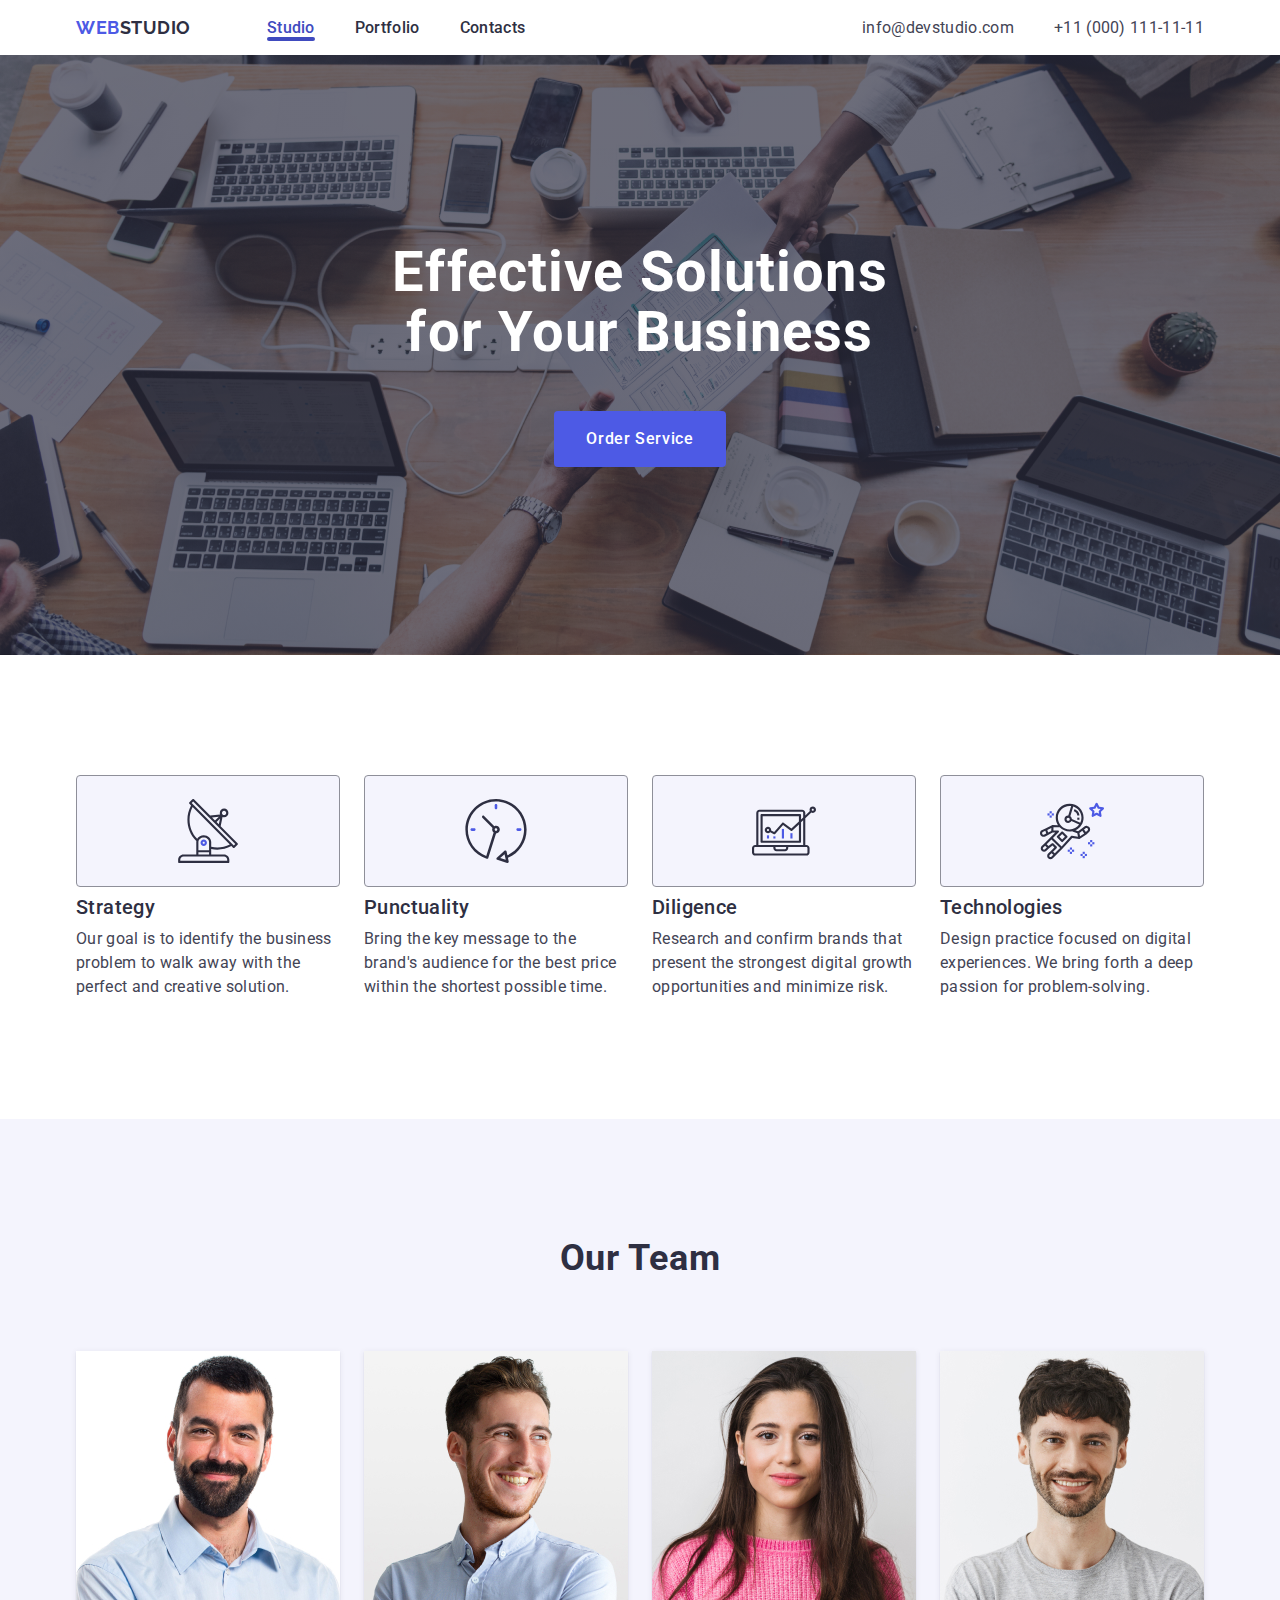
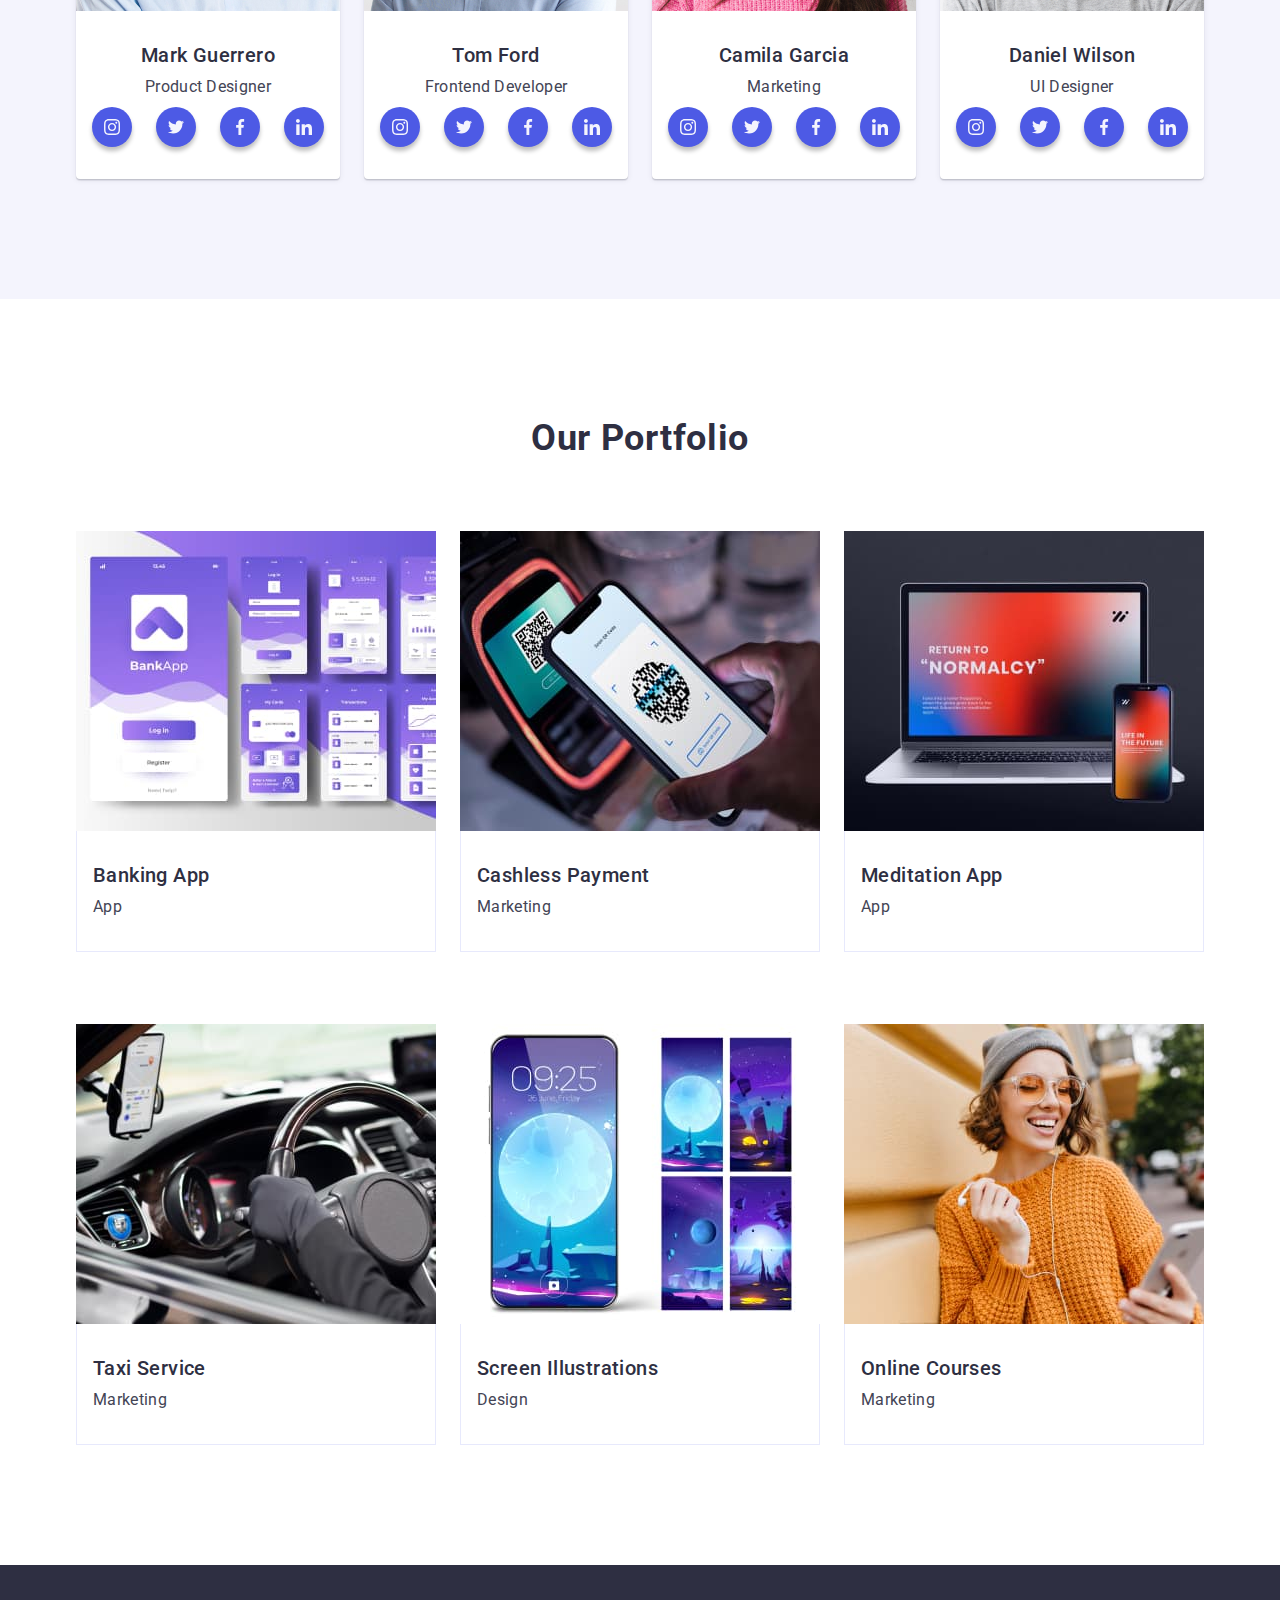
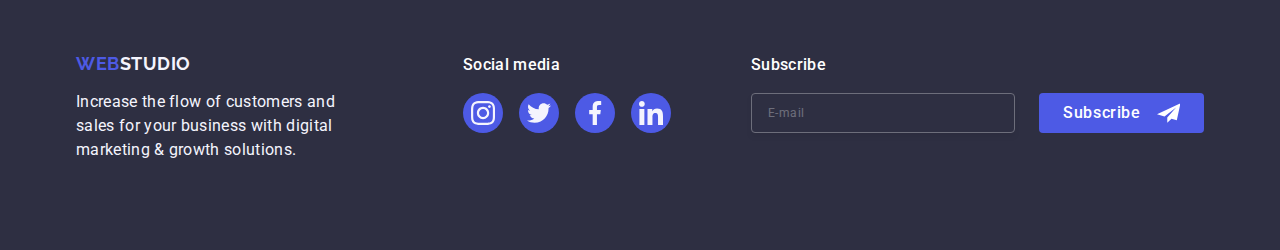
<file: index.html>
<!DOCTYPE html>
<html lang="en">

<head>
    <meta charset="UTF-8">
    <meta name="viewport" content="width=device-width, initial-scale=1.0">
    <title>Document</title>
    <link rel="stylesheet"
        href="https://cdnjs.cloudflare.com/ajax/libs/modern-normalize/2.0.0/modern-normalize.min.css" />
    <link rel="stylesheet" href="./css/styles.css" />
    <link rel="preconnect" href="https://fonts.googleapis.com">
    <link rel="preconnect" href="https://fonts.gstatic.com" crossorigin>
    <link href="https://fonts.googleapis.com/css2?family=Raleway:wght@700&family=Roboto:wght@400;500;700&display=swap"
        rel="stylesheet">
</head>

<body>
    <header class="header">
        <div class="container header-container">
            <div class="mobile-menu">
                <div class="mobile-menu-content">
                    <button class="menu-close-btn" type="button"><svg class="menu-close-btn-icon" width="8" height="8">
                            <use href="./images/icons.svg#icon-close-icon"></use>
                        </svg></button>
                    <nav class="mobile-menu-nav">
                        <ul class="mobile-menu-list">
                            <li class="mobile-menu-list-item">
                                <a class="menu-list-link" href="/index.html"><span
                                        class="menu-link-color">Studio</span></a>
                            </li>
                            <li class="mobile-menu-list-item">
                                <a class="menu-list-link" href="#portfolio">Portfolio</a>
                            </li>
                            <li class="mobile-menu-list-item"><a class="menu-list-link" href="/index.html">Contacts</a>
                            </li>
                        </ul>
                    </nav>
                </div>
                <address class="menu-address">
                    <ul class="address-menu-mobile">
                        <li class="address-item-mobile"><a class="address-item-link-mobile"
                                href="tel:+110001111111"><span class="tel-color">+11
                                    (000)
                                    111-11-11</span></a><br /></li>
                        <li class="address-item-mobile"><a class="address-item-link-mobile"
                                href="mailto:info@devstudio.com">info@devstudio.com</a><br /></li>

                    </ul>
                </address>
                <ul class="mobile-menu-social-media-links">
                    <li class="mobile-icon-list-item">
                        <a href="" class="mobile-icon-link">
                            <svg class="mobile-icon" width="24" height="24">
                                <use href="./images/icons.svg#icon-instagram"></use>
                            </svg>
                        </a>
                    </li>
                    <li class="mobile-icon-list-item">
                        <a href="" class="mobile-icon-link">
                            <svg class="mobile-icon" width="24" height="24">
                                <use href="./images/icons.svg#icon-twitter"></use>
                            </svg>
                        </a>
                    </li>
                    <li class="mobile-icon-list-item">
                        <a href="" class="mobile-icon-link">
                            <svg class="mobile-icon" width="24" height="24">
                                <use href="./images/icons.svg#icon-facebook"></use>
                            </svg>
                        </a>
                    </li>
                    <li class="mobile-icon-list-item">
                        <a href="" class="mobile-icon-link">
                            <svg class="mobile-icon" width="24" height="24">
                                <use href="./images/icons.svg#icon-linkedin"></use>
                            </svg>
                        </a>
                    </li>
                </ul>
            </div>
            <nav class="header-nav">
                <a class="header-logo" href="./index.html">Web<span class="header-logo-color">Studio</span></a>
                <ul class="header-menu">
                    <li class="header-menu-item"> <a class="header-menu-link current" href="./index.html">Studio</a>
                    </li>
                    <li class="header-menu-item"> <a class="header-menu-link" href="">Portfolio</a> </li>
                    <li class="header-menu-item"> <a class="header-menu-link" href="">Contacts</a> </li>
                </ul>
            </nav>
            <address id="contacts" class="address">
                <ul class="address-menu">
                    <li class="address-item"><a class="address-item-link"
                            href="mailto:info@devstudio.com">info@devstudio.com</a><br /></li>
                    <li class="address-item"><a class="address-item-link" href="tel:+110001111111">+11 (000)
                            111-11-11</a><br /></li>
                </ul>
            </address>
            <button type="button" class="open-menu-btn">
                <svg width="24" height="24">
                    <use href="./images/icons.svg#icon-menu"></use>
                </svg>
            </button>
        </div>
    </header>
    <main class="main">
        <section class="hero">
            <div class="container button-container">
                <h1 class="hero-title">Effective Solutions for Your Business</h1>
                <button type="button" class="hero-btn">Order Service</button>
            </div>
        </section>
        <section class="information">
            <div class="container">
                <h2 class="visually-hidden">Information</h2>
                <ul class="info-list">
                    <li class="info-list-item">
                        <div class="info-icon">
                            <svg width="64" height="64">
                                <use href="./images/icons.svg#icon-antenna"></use>
                            </svg>
                        </div>
                        <h3 class="info-item-title">Strategy</h3>
                        <p class="info-item-text">Our goal is to identify the business
                            problem to walk away with the perfect and creative solution.</p>
                    </li>
                    <li class="info-list-item">
                        <div class="info-icon">
                            <svg width="64" height="64">
                                <use href="./images/icons.svg#icon-clock"></use>
                            </svg>
                        </div>
                        <h3 class="info-item-title">Punctuality</h3>
                        <p class="info-item-text">Bring the key message to the brand's audience for the best price
                            within the shortest possible time.</p>
                    </li>
                    <li class="info-list-item">
                        <div class="info-icon">
                            <svg width="64" height="64">
                                <use href="./images/icons.svg#icon-diagram"></use>
                            </svg>
                        </div>
                        <h3 class="info-item-title">Diligence</h3>
                        <p class="info-item-text">Research and confirm brands that present the strongest digital growth
                            opportunities and minimize risk.</p>
                    </li>
                    <li class="info-list-item">
                        <div class="info-icon">
                            <svg width="64" height="64">
                                <use href="./images/icons.svg#icon-astronaut"></use>
                            </svg>
                        </div>
                        <h3 class="info-item-title">Technologies</h3>
                        <p class="info-item-text">Design practice focused on digital experiences. We bring forth a deep
                            passion for problem-solving.</p>
                    </li>
                </ul>
            </div>
        </section>
        <section class="team">
            <div class="container team-list-container">
                <h2 class="team-title">Our Team</h2>
                <ul class="team-list">
                    <li class="team-list-item">
                        <img class="img-member" srcset="./images/img-1.jpg 1x, ./images/img-1-2x.jpg 2x"
                            src="./images/img-1.jpg" alt="team-member-photo-1" width="264" height="260">
                        <div class="member-info">
                            <h3 class="team-member-name">Mark Guerrero</h3>
                            <p class="team-member-job">Product Designer</p>
                            <ul class="icon-list">
                                <li class="icon-list-item">
                                    <a href="" class="icon-link">
                                        <svg class="icon-icon" width="16" height="16">
                                            <use href="./images/icons.svg#icon-instagram"></use>
                                        </svg>
                                    </a>
                                </li>
                                <li class="icon-list-item">
                                    <a href="" class="icon-link">
                                        <svg class="icon-icon" width="16" height="16">
                                            <use href="./images/icons.svg#icon-twitter"></use>
                                        </svg>
                                    </a>
                                </li>
                                <li class="icon-list-item">
                                    <a href="" class="icon-link">
                                        <svg class="icon-icon" width="16" height="16">
                                            <use href="./images/icons.svg#icon-facebook"></use>
                                        </svg>
                                    </a>
                                </li>
                                <li class="icon-list-item">
                                    <a href="" class="icon-link">
                                        <svg class="icon-icon" width="16" height="16">
                                            <use href="./images/icons.svg#icon-linkedin"></use>
                                        </svg>
                                    </a>
                                </li>
                            </ul>
                        </div>
                    </li>
                    <li class="team-list-item">
                        <img class="img-member" srcset="./images/img-2.jpg 1x, ./images/img-2-2x.jpg 2x"
                            src="./images/img-2.jpg" alt="team-member-photo-2" width="264" height="260">
                        <div class="member-info">
                            <h3 class="team-member-name">Tom Ford</h3>
                            <p class="team-member-job">Frontend Developer</p>
                            <ul class="icon-list">
                                <li class="icon-list-item">
                                    <a href="" class="icon-link">
                                        <svg class="icon-icon" width="16" height="16">
                                            <use href="./images/icons.svg#icon-instagram"></use>
                                        </svg>
                                    </a>
                                </li>
                                <li class="icon-list-item">
                                    <a href="" class="icon-link">
                                        <svg class="icon-icon" width="16" height="16">
                                            <use href="./images/icons.svg#icon-twitter"></use>
                                        </svg>
                                    </a>
                                </li>
                                <li class="icon-list-item">
                                    <a href="" class="icon-link">
                                        <svg class="icon-icon" width="16" height="16">
                                            <use href="./images/icons.svg#icon-facebook"></use>
                                        </svg>
                                    </a>
                                </li>
                                <li class="icon-list-item">
                                    <a href="" class="icon-link">
                                        <svg class="icon-icon" width="16" height="16">
                                            <use href="./images/icons.svg#icon-linkedin"></use>
                                        </svg>
                                    </a>
                                </li>
                            </ul>
                        </div>
                    </li>
                    <li class="team-list-item">
                        <img class="img-member" srcset="./images/img-3.jpg 1x, ./images/img-3-2x.jpg 2x"
                            src="./images/img-3.jpg" alt="team-member-photo-3" width="264" height="260">
                        <div class="member-info">
                            <h3 class="team-member-name">Camila Garcia</h3>
                            <p class="team-member-job">Marketing</p>
                            <ul class="icon-list">
                                <li class="icon-list-item">
                                    <a href="" class="icon-link">
                                        <svg class="icon-icon" width="16" height="16">
                                            <use href="./images/icons.svg#icon-instagram"></use>
                                        </svg>
                                    </a>
                                </li>
                                <li class="icon-list-item">
                                    <a href="" class="icon-link">
                                        <svg class="icon-icon" width="16" height="16">
                                            <use href="./images/icons.svg#icon-twitter"></use>
                                        </svg>
                                    </a>
                                </li>
                                <li class="icon-list-item">
                                    <a href="" class="icon-link">
                                        <svg class="icon-icon" width="16" height="16">
                                            <use href="./images/icons.svg#icon-facebook"></use>
                                        </svg>
                                    </a>
                                </li>
                                <li class="icon-list-item">
                                    <a href="" class="icon-link">
                                        <svg class="icon-icon" width="16" height="16">
                                            <use href="./images/icons.svg#icon-linkedin"></use>
                                        </svg>
                                    </a>
                                </li>
                            </ul>
                        </div>
                    </li>
                    <li class="team-list-item">
                        <img class="img-member" srcset="./images/img-4.jpg 1x, ./images/img-4-2x.jpg 2x"
                            src="./images/img-4.jpg" alt="team-member-photo-4" width="264" height="260">
                        <div class="member-info">
                            <h3 class="team-member-name">Daniel Wilson</h3>
                            <p class="team-member-job">UI Designer</p>
                            <ul class="icon-list">
                                <li class="icon-list-item">
                                    <a href="" class="icon-link">
                                        <svg class="icon-icon" width="16" height="16">
                                            <use href="./images/icons.svg#icon-instagram"></use>
                                        </svg>
                                    </a>
                                </li>
                                <li class="icon-list-item">
                                    <a href="" class="icon-link">
                                        <svg class="icon-icon" width="16" height="16">
                                            <use href="./images/icons.svg#icon-twitter"></use>
                                        </svg>
                                    </a>
                                </li>
                                <li class="icon-list-item">
                                    <a href="" class="icon-link">
                                        <svg class="icon-icon" width="16" height="16">
                                            <use href="./images/icons.svg#icon-facebook"></use>
                                        </svg>
                                    </a>
                                </li>
                                <li class="icon-list-item">
                                    <a href="" class="icon-link">
                                        <svg class="icon-icon" width="16" height="16">
                                            <use href="./images/icons.svg#icon-linkedin"></use>
                                        </svg>
                                    </a>
                                </li>
                            </ul>
                        </div>
                    </li>
                </ul>
            </div>
        </section>
        <section id="portfolio" class="portfolio">
            <div class="container portfolio-container">
                <h2 class="portfolio-title">Our Portfolio</h2>
                <ul class="portfolio-list">
                    <li class="portfolio-list-item">
                        <div class="portfolio-item-cover-wrap">
                            <picture>
                                <source srcset="./images/project-card-1.jpg 1x, ./images/project-card-1-desk-2x.jpg 2x"
                                    media="(min-width: 1158px)">
                                <source
                                    srcset="./images/project-card-1-tab-1x.jpg 1x, ./images/project-card-1-tab-2x.jpg 2x"
                                    media="(min-width: 768px)">
                                <source
                                    srcset="./images/project-card-1-mob-1x.jpg 1x, ./images/project-card-1-mob-2x.jpg 2x"
                                    media="(max-width: 767px)">
                                <img class="portfolio-item-img" src="./images/project-card-1.jpg"
                                    alt="banking-app-picture" width="360" height="300">
                            </picture>
                            <p class="portfolio-item-cover-text">14 Stylish and User-Friendly App Design Concepts · Task
                                Manager
                                App · Calorie Tracker App ·
                                Exotic Fruit Ecommerce App ·
                                Cloud Storage App</p>
                        </div>
                        <div class="box">
                            <h3 class="portfolio-name">Banking App</h3>
                            <p class="portfolio-dscr">App</p>
                        </div>
                    </li>
                    <li class="portfolio-list-item">
                        <div class="portfolio-item-cover-wrap">
                            <picture>
                                <source srcset="./images/project-card-2.jpg 1x, ./images/project-card-2-desk-2x.jpg 2x"
                                    media="(min-width: 1158px)">
                                <source
                                    srcset="./images/project-card-2-tab-1x.jpg 1x, ./images/project-card-2-tab-2x.jpg 2x"
                                    media="(min-width: 768px)">
                                <source
                                    srcset="./images/project-card-2-mob-1x.jpg 1x, ./images/project-card-2-mob-2x.jpg 2x"
                                    media="(max-width: 767px)">

                                <img class="portfolio-item-img" src="./images/project-card-2.jpg"
                                    alt="cashless-payment-picture" width="360" height="300">
                            </picture>
                            <p class="portfolio-item-cover-text">14 Stylish and User-Friendly App Design Concepts · Task
                                Manager
                                App · Calorie Tracker App ·
                                Exotic Fruit Ecommerce App ·
                                Cloud Storage App</p>
                        </div>
                        <div class="box">
                            <h3 class="portfolio-name">Cashless Payment</h3>
                            <p class="portfolio-dscr">Marketing</p>
                        </div>
                    </li>
                    <li class="portfolio-list-item">
                        <div class="portfolio-item-cover-wrap">
                            <picture>
                                <source srcset="./images/project-card-3.jpg 1x, ./images/project-card-3-desk-2x.jpg 2x"
                                    media="(min-width: 1158px)">
                                <source
                                    srcset="./images/project-card-3-tab-1x.jpg 1x, ./images/project-card-3-tab-2x.jpg 2x"
                                    media="(min-width: 768px)">
                                <source
                                    srcset="./images/project-card-3-mob-1x.jpg 1x, ./images/project-card-3-mob-2x.jpg 2x"
                                    media="(max-width: 767px)">

                                <img class="portfolio-item-img" src="./images/project-card-3.jpg"
                                    alt="meditation-app-picture" width="360" height="300">
                            </picture>
                            <p class="portfolio-item-cover-text">14 Stylish and User-Friendly App Design Concepts · Task
                                Manager
                                App · Calorie Tracker App ·
                                Exotic Fruit Ecommerce App ·
                                Cloud Storage App</p>
                        </div>
                        <div class="box">
                            <h3 class="portfolio-name">Meditation App</h3>
                            <p class="portfolio-dscr">App</p>
                        </div>
                    </li>
                    <li class="portfolio-list-item">
                        <div class="portfolio-item-cover-wrap">
                            <picture>
                                <source srcset="./images/project-card-4.jpg 1x, ./images/project-card-4-desk-2x.jpg 2x"
                                    media="(min-width: 1158px)">
                                <source
                                    srcset="./images/project-card-4-tab-1x.jpg 1x, ./images/project-card-4-tab-2x.jpg 2x"
                                    media="(min-width: 768px)">
                                <source
                                    srcset="./images/project-card-4-mob-1x.jpg 1x, ./images/project-card-4-mob-2x.jpg 2x"
                                    media="(max-width: 767px)">

                                <img class="portfolio-item-img" src="./images/project-card-4.jpg"
                                    alt="taxi-service-picture" width="360" height="300">
                            </picture>
                            <p class="portfolio-item-cover-text">14 Stylish and User-Friendly App Design Concepts · Task
                                Manager
                                App · Calorie Tracker App ·
                                Exotic Fruit Ecommerce App ·
                                Cloud Storage App</p>
                        </div>
                        <div class="box">
                            <h3 class="portfolio-name">Taxi Service</h3>
                            <p class="portfolio-dscr">Marketing</p>
                        </div>
                    </li>
                    <li class="portfolio-list-item">
                        <div class="portfolio-item-cover-wrap">
                            <picture>
                                <source srcset="./images/project-card-5.jpg 1x, ./images/project-card-5-desk-2x.jpg 2x"
                                    media="(min-width: 1158px)">
                                <source
                                    srcset="./images/project-card-5-tab-1x.jpg 1x, ./images/project-card-5-tab-2x.jpg 2x"
                                    media="(min-width: 768px)">
                                <source
                                    srcset="./images/project-card-5-mob-1x.jpg 1x, ./images/project-card-5-mob-2x.jpg 2x"
                                    media="(max-width: 767px)">

                                <img class="portfolio-item-img" src="./images/project-card-5.jpg" alt="screen-picture"
                                    width="360" height="300">
                            </picture>
                            <p class="portfolio-item-cover-text">14 Stylish and User-Friendly App Design Concepts · Task
                                Manager
                                App · Calorie Tracker App ·
                                Exotic Fruit Ecommerce App ·
                                Cloud Storage App</p>
                        </div>
                        <div class="box">
                            <h3 class="portfolio-name">Screen Illustrations</h3>
                            <p class="portfolio-dscr">Design</p>
                        </div>
                    </li>
                    <li class="portfolio-list-item">
                        <div class="portfolio-item-cover-wrap">
                            <picture>
                                <source srcset="./images/project-card-6.jpg 1x, ./images/project-card-6-desk-2x.jpg 2x"
                                    media="(min-width: 1158px)">
                                <source
                                    srcset="./images/project-card-6-tab-1x.jpg 1x, ./images/project-card-6-tab-2x.jpg 2x"
                                    media="(min-width: 768px)">
                                <source
                                    srcset="./images/project-card-6-mob-1x.jpg 1x, ./images/project-card-6-mob-2x.jpg 2x"
                                    media="(max-width: 767px)">

                                <img class="portfolio-item-img" src="./images/project-card-6.jpg"
                                    alt="online-courses-picture" width="360" height="300">
                            </picture>
                            <p class="portfolio-item-cover-text">14 Stylish and User-Friendly App Design Concepts · Task
                                Manager
                                App · Calorie Tracker App ·
                                Exotic Fruit Ecommerce App ·
                                Cloud Storage App</p>
                        </div>
                        <div class="box">
                            <h3 class="portfolio-name">Online Courses</h3>
                            <p class="portfolio-dscr">Marketing</p>
                        </div>
                    </li>
                </ul>
            </div>
        </section>
    </main>
    <footer class="footer">
        <div class="container footer-container">
            <div class="footer-parag">
                <a class="footer-link" href="./index.html">Web<span class="footer-logo-color">Studio</span></a>
                <p class="footer-text">Increase the flow of customers and sales for your business with digital marketing
                    & growth solutions.</p>
            </div>
            <div class="footer-container-social-links">
                <p class="socials-title">Social media</p>
                <ul class="footer-container-social-media-links">
                    <li class="footer-icon-list-item">
                        <a href="" class="footer-icon-link">
                            <svg class="footer-icon" width="24" height="24">
                                <use href="./images/icons.svg#icon-instagram"></use>
                            </svg>
                        </a>
                    </li>
                    <li class="footer-icon-list-item">
                        <a href="" class="footer-icon-link">
                            <svg class="footer-icon" width="24" height="24">
                                <use href="./images/icons.svg#icon-twitter"></use>
                            </svg>
                        </a>
                    </li>
                    <li class="footer-icon-list-item">
                        <a href="" class="footer-icon-link">
                            <svg class="footer-icon" width="24" height="24">
                                <use href="./images/icons.svg#icon-facebook"></use>
                            </svg>
                        </a>
                    </li>
                    <li class="footer-icon-list-item">
                        <a href="" class="footer-icon-link">
                            <svg class="footer-icon" width="24" height="24">
                                <use href="./images/icons.svg#icon-linkedin"></use>
                            </svg>
                        </a>
                    </li>

                </ul>
            </div>
            <div class="footer-bottom">
                <p class="form-title">Subscribe</p>
                <form class="footer-form">
                    <label for="email-addres" class="footer-modal-label">
                        <input type="email" placeholder="E-mail" name="footer-email" class="footer-input"
                            id="email-addres">
                    </label>
                    <button type="submit" class="footer-btn">Subscribe<svg class="btn-icon" width="24" height="24">
                            <use href="./images/icons.svg#icon-send"></use>
                        </svg>
                    </button>
                </form>
            </div>
        </div>
    </footer>

    <div class="backdrop">
        <div class="modal">
            <button type="button" class="close-btn">
                <svg class="close-btn-icon" width="8" height="8">
                    <use href="./images/icons.svg#icon-close-icon"></use>
                </svg>
            </button>
            <p class="modal-title">Leave your contacts and we will call you back</p>
            <form class="modal-form">
                <div class="modal-field">
                    <label for="user-name" class="modal-label">Name</label>
                    <div class="modal-input-wrap">
                        <input type="text" class="modal-input" name="user-name" required id="user-name" />
                        <svg class="modal-field-icon" width="18" height="24">
                            <use href="./images/icons.svg#icon-person"></use>
                        </svg>
                    </div>
                </div>
                <div class="modal-field">
                    <label for="user-tel" class="modal-label">Phone</label>
                    <div class="modal-input-wrap">
                        <input type="tel" class="modal-input" name="user-tel" required id="user-tel" />
                        <svg class="modal-field-icon" width="18" height="24">
                            <use href="./images/icons.svg#icon-phone"></use>
                        </svg>
                    </div>
                </div>
                <div class="modal-field">
                    <label for="user-email" class="modal-label">Email</label>
                    <div class="modal-input-wrap">
                        <input type="email" class="modal-input" name="user-email" required id="user-email" />
                        <svg class="modal-field-icon" width="18" height="24">
                            <use href="./images/icons.svg#icon-email"></use>
                        </svg>
                    </div>
                </div>
                <div class="modal-field-text">
                    <label for="user-comment" class="modal-label">Comment</label>
                    <textarea name="user-comment" id="user-comment" placeholder="Text input"
                        class="modal-text"></textarea>
                </div>
                <div class="modal-field-policy">
                    <input type="checkbox" name="user-privacy" id="user-privacy" class="modal-check visually-hidden"
                        value="true">
                    <label for="user-privacy" class="check-text"><span class="check-text-icon">
                            <svg class="check-icon" width="10" height="8">
                                <use href="./images/icons.svg#icon-checked"></use>
                            </svg>
                        </span>
                        <span>I accept the terms and conditions of the<a href="" class="policy-link">Privacy
                                Policy</a>
                        </span>
                    </label>
                </div>
                <button type="submit" class="modal-btn">Send</button>
            </form>
        </div>
    </div>
</body>

</html>
</file>
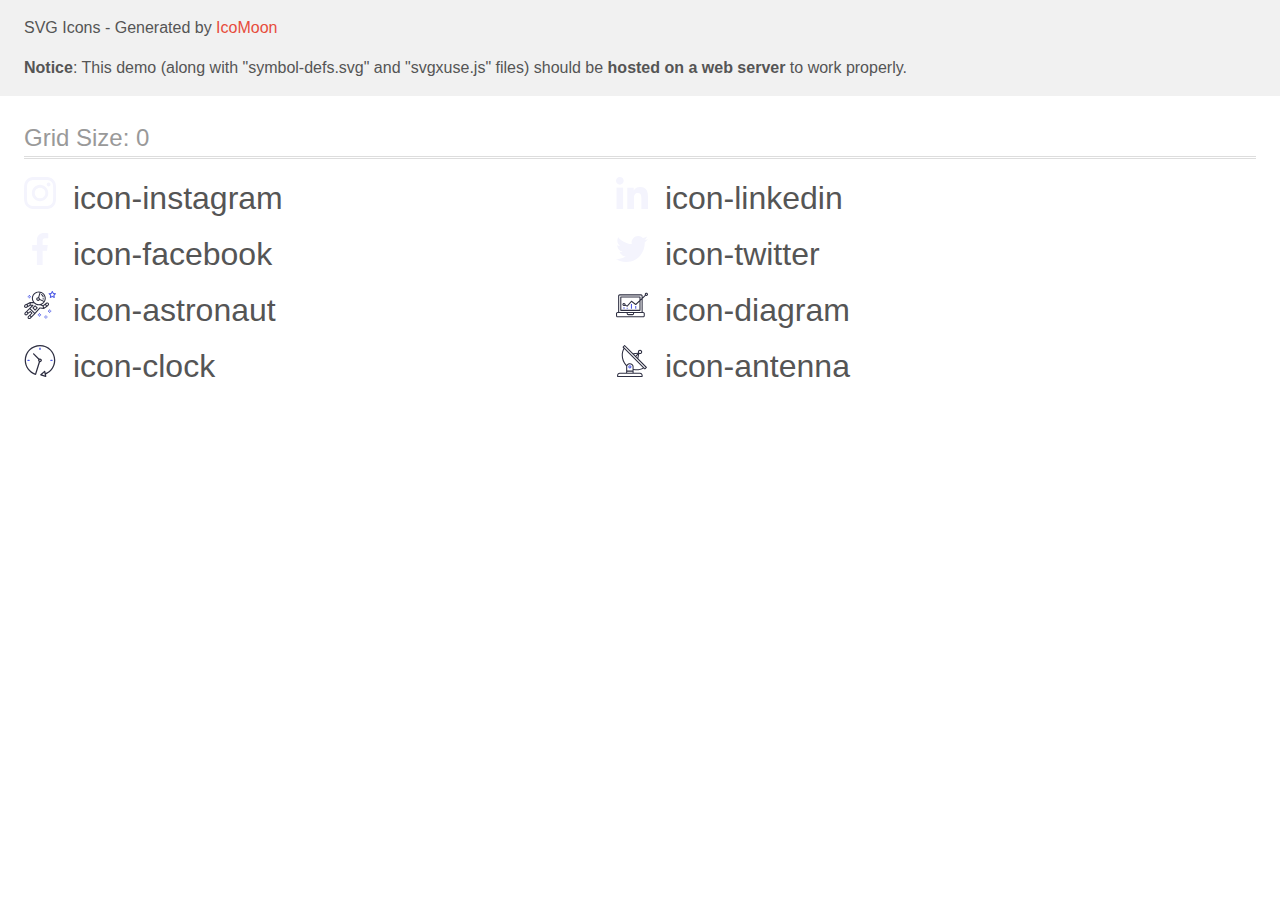
<file: icomoon/demo-external-svg.html>
<!doctype html>
<html>
<head>
    <title>IcoMoon - SVG Icons</title>
    <meta charset="utf-8">
    <meta name="viewport" content="width=device-width, initial-scale=1">
    <link rel="stylesheet" href="demo-files/demo.css">
    <link rel="stylesheet" href="style.css">
</head>
<body>
<header class="bgc1 clearfix">
<div class="mhl">
    <p>SVG Icons - Generated by <a href="https://icomoon.io/app">IcoMoon</a></p><p><strong>Notice</strong>: This demo (along with "symbol-defs.svg" and "svgxuse.js" files) should be <b>hosted on a web server</b> to work properly.</p>
</div>
</header>
    <div class="clearfix mhl ptl">
        <h1 class="mvm mtn fgc1">Grid Size: 0</h1>
        <div class="glyph fs1">
            <div class="clearfix pbs">
                <svg class="icon icon-instagram"><use xlink:href="symbol-defs.svg#icon-instagram"></use></svg><span class="name"> icon-instagram</span>
            </div>
        </div>
        <div class="glyph fs1">
            <div class="clearfix pbs">
                <svg class="icon icon-linkedin"><use xlink:href="symbol-defs.svg#icon-linkedin"></use></svg><span class="name"> icon-linkedin</span>
            </div>
        </div>
        <div class="glyph fs1">
            <div class="clearfix pbs">
                <svg class="icon icon-facebook"><use xlink:href="symbol-defs.svg#icon-facebook"></use></svg><span class="name"> icon-facebook</span>
            </div>
        </div>
        <div class="glyph fs1">
            <div class="clearfix pbs">
                <svg class="icon icon-twitter"><use xlink:href="symbol-defs.svg#icon-twitter"></use></svg><span class="name"> icon-twitter</span>
            </div>
        </div>
        <div class="glyph fs1">
            <div class="clearfix pbs">
                <svg class="icon icon-astronaut"><use xlink:href="symbol-defs.svg#icon-astronaut"></use></svg><span class="name"> icon-astronaut</span>
            </div>
        </div>
        <div class="glyph fs1">
            <div class="clearfix pbs">
                <svg class="icon icon-diagram"><use xlink:href="symbol-defs.svg#icon-diagram"></use></svg><span class="name"> icon-diagram</span>
            </div>
        </div>
        <div class="glyph fs1">
            <div class="clearfix pbs">
                <svg class="icon icon-clock"><use xlink:href="symbol-defs.svg#icon-clock"></use></svg><span class="name"> icon-clock</span>
            </div>
        </div>
        <div class="glyph fs1">
            <div class="clearfix pbs">
                <svg class="icon icon-antenna"><use xlink:href="symbol-defs.svg#icon-antenna"></use></svg><span class="name"> icon-antenna</span>
            </div>
        </div>
  </div>
<script defer src="svgxuse.js"></script>
</body>
</html>
</file>
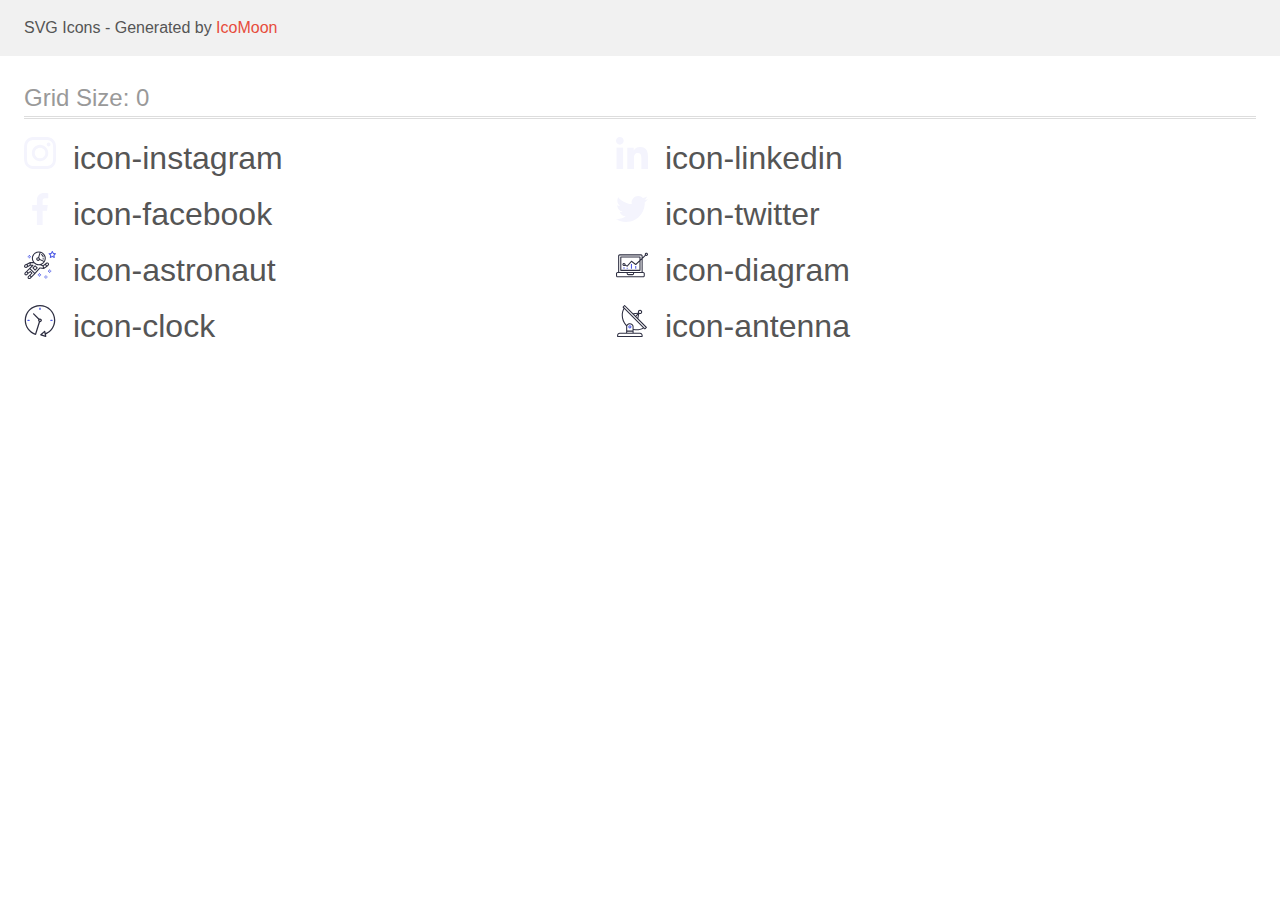
<file: icomoon/demo.html>
<!doctype html>
<html>
<head>
    <title>IcoMoon - SVG Icons</title>
    <meta charset="utf-8">
    <meta name="viewport" content="width=device-width, initial-scale=1">
    <link rel="stylesheet" href="demo-files/demo.css">
    <link rel="stylesheet" href="style.css">
</head>
<body>
<svg aria-hidden="true" style="position: absolute; width: 0; height: 0; overflow: hidden;" version="1.1" xmlns="http://www.w3.org/2000/svg" xmlns:xlink="http://www.w3.org/1999/xlink">
<defs>
<symbol id="icon-instagram" viewBox="0 0 32 32">
<path fill="#f4f4fd" style="fill: var(--color1, #f4f4fd)" d="M31.969 9.408c-0.075-1.7-0.35-2.869-0.744-3.882-0.406-1.075-1.031-2.038-1.85-2.838-0.8-0.813-1.769-1.444-2.832-1.844-1.019-0.394-2.182-0.669-3.882-0.744-1.713-0.081-2.257-0.1-6.601-0.1s-4.888 0.019-6.595 0.094c-1.7 0.075-2.869 0.35-3.882 0.744-1.075 0.406-2.038 1.031-2.838 1.85-0.813 0.8-1.444 1.769-1.844 2.832-0.394 1.019-0.669 2.182-0.744 3.882-0.081 1.713-0.1 2.257-0.1 6.601s0.019 4.888 0.094 6.595c0.075 1.7 0.35 2.869 0.744 3.882 0.406 1.075 1.038 2.038 1.85 2.838 0.8 0.813 1.769 1.444 2.832 1.844 1.019 0.394 2.182 0.669 3.882 0.744 1.706 0.075 2.25 0.094 6.595 0.094s4.888-0.019 6.595-0.094c1.7-0.075 2.869-0.35 3.882-0.744 2.151-0.832 3.851-2.532 4.682-4.682 0.394-1.019 0.669-2.182 0.744-3.882 0.075-1.707 0.094-2.25 0.094-6.595s-0.006-4.888-0.081-6.595zM29.087 22.473c-0.069 1.563-0.331 2.407-0.55 2.969-0.538 1.394-1.644 2.501-3.038 3.038-0.563 0.219-1.413 0.481-2.969 0.55-1.688 0.075-2.194 0.094-6.464 0.094s-4.782-0.019-6.464-0.094c-1.563-0.069-2.407-0.331-2.969-0.55-0.694-0.256-1.325-0.663-1.838-1.194-0.531-0.519-0.938-1.144-1.194-1.838-0.219-0.563-0.481-1.413-0.55-2.969-0.075-1.688-0.094-2.194-0.094-6.464s0.019-4.782 0.094-6.464c0.069-1.563 0.331-2.407 0.55-2.969 0.256-0.694 0.663-1.325 1.2-1.838 0.519-0.531 1.144-0.938 1.838-1.194 0.563-0.219 1.413-0.481 2.969-0.55 1.688-0.075 2.194-0.094 6.464-0.094 4.276 0 4.782 0.019 6.464 0.094 1.563 0.069 2.407 0.331 2.969 0.55 0.694 0.256 1.325 0.662 1.838 1.194 0.531 0.519 0.938 1.144 1.194 1.838 0.219 0.563 0.481 1.413 0.55 2.969 0.075 1.688 0.094 2.194 0.094 6.464s-0.019 4.77-0.094 6.458z"></path>
<path fill="#f4f4fd" style="fill: var(--color1, #f4f4fd)" d="M16.059 7.783c-4.538 0-8.22 3.682-8.22 8.22s3.682 8.22 8.22 8.22c4.539 0 8.22-3.682 8.22-8.22s-3.682-8.22-8.22-8.22zM16.059 21.335c-2.944 0-5.332-2.388-5.332-5.332s2.388-5.332 5.332-5.332c2.944 0 5.332 2.388 5.332 5.332s-2.388 5.332-5.332 5.332z"></path>
<path fill="#f4f4fd" style="fill: var(--color1, #f4f4fd)" d="M26.524 7.458c0 1.060-0.859 1.919-1.919 1.919s-1.919-0.859-1.919-1.919c0-1.060 0.859-1.919 1.919-1.919s1.919 0.859 1.919 1.919z"></path>
</symbol>
<symbol id="icon-linkedin" viewBox="0 0 32 32">
<path fill="#f4f4fd" style="fill: var(--color1, #f4f4fd)" d="M31.992 32v-0.001h0.008v-11.736c0-5.741-1.236-10.164-7.948-10.164-3.227 0-5.392 1.771-6.276 3.449h-0.093v-2.913h-6.364v21.364h6.627v-10.579c0-2.785 0.528-5.479 3.977-5.479 3.399 0 3.449 3.179 3.449 5.657v10.401h6.62z"></path>
<path fill="#f4f4fd" style="fill: var(--color1, #f4f4fd)" d="M0.528 10.636h6.635v21.364h-6.635v-21.364z"></path>
<path fill="#f4f4fd" style="fill: var(--color1, #f4f4fd)" d="M3.843-0c-2.121 0-3.843 1.721-3.843 3.843s1.721 3.879 3.843 3.879c2.121 0 3.843-1.757 3.843-3.879-0.001-2.121-1.723-3.843-3.843-3.843v0z"></path>
</symbol>
<symbol id="icon-facebook" viewBox="0 0 32 32">
<path fill="#f4f4fd" style="fill: var(--color1, #f4f4fd)" d="M21.329 5.313h2.921v-5.088c-0.504-0.069-2.237-0.225-4.256-0.225-4.212 0-7.097 2.649-7.097 7.519v4.481h-4.648v5.688h4.648v14.312h5.699v-14.311h4.46l0.708-5.688h-5.169v-3.919c0.001-1.644 0.444-2.769 2.735-2.769z"></path>
</symbol>
<symbol id="icon-twitter" viewBox="0 0 32 32">
<path fill="#f4f4fd" style="fill: var(--color1, #f4f4fd)" d="M32 6.078c-1.19 0.522-2.458 0.868-3.78 1.036 1.36-0.812 2.398-2.088 2.886-3.626-1.268 0.756-2.668 1.29-4.16 1.588-1.204-1.282-2.92-2.076-4.792-2.076-3.632 0-6.556 2.948-6.556 6.562 0 0.52 0.044 1.020 0.152 1.496-5.454-0.266-10.28-2.88-13.522-6.862-0.566 0.982-0.898 2.106-0.898 3.316 0 2.272 1.17 4.286 2.914 5.452-1.054-0.020-2.088-0.326-2.964-0.808 0 0.020 0 0.046 0 0.072 0 3.188 2.274 5.836 5.256 6.446-0.534 0.146-1.116 0.216-1.72 0.216-0.42 0-0.844-0.024-1.242-0.112 0.85 2.598 3.262 4.508 6.13 4.57-2.232 1.746-5.066 2.798-8.134 2.798-0.538 0-1.054-0.024-1.57-0.090 2.906 1.874 6.35 2.944 10.064 2.944 12.072 0 18.672-10 18.672-18.668 0-0.29-0.010-0.57-0.024-0.848 1.302-0.924 2.396-2.078 3.288-3.406z"></path>
</symbol>
<symbol id="icon-astronaut" viewBox="0 0 32 32">
<path fill="#4d5ae5" style="fill: var(--color2, #4d5ae5)" d="M31.974 4.524c-0.063-0.193-0.229-0.333-0.43-0.363l-1.91-0.278-0.855-1.731c-0.179-0.365-0.777-0.365-0.956 0l-0.855 1.731-1.91 0.278c-0.201 0.029-0.367 0.17-0.431 0.363-0.062 0.193-0.011 0.405 0.135 0.547l1.383 1.348-0.326 1.903c-0.034 0.2 0.048 0.402 0.212 0.522 0.166 0.121 0.382 0.135 0.562 0.040l1.709-0.899 1.709 0.899c0.078 0.041 0.164 0.061 0.249 0.061 0.11 0 0.221-0.034 0.314-0.102 0.164-0.119 0.246-0.322 0.212-0.522l-0.326-1.903 1.383-1.348c0.145-0.142 0.197-0.354 0.135-0.547zM29.511 5.851c-0.125 0.122-0.183 0.299-0.153 0.472l0.191 1.114-1-0.526c-0.078-0.041-0.163-0.061-0.249-0.061s-0.17 0.020-0.249 0.061l-1.001 0.526 0.191-1.114c0.030-0.173-0.028-0.349-0.153-0.472l-0.81-0.789 1.119-0.163c0.174-0.025 0.324-0.134 0.402-0.292l0.5-1.013 0.5 1.013c0.078 0.157 0.228 0.267 0.402 0.292l1.119 0.163-0.809 0.789z"></path>
<path fill="#4d5ae5" style="fill: var(--color2, #4d5ae5)" d="M26.133 20.522h-1.067v1.067h1.067v-1.067z"></path>
<path fill="#4d5ae5" style="fill: var(--color2, #4d5ae5)" d="M26.133 22.656h-1.067v1.067h1.067v-1.067z"></path>
<path fill="#4d5ae5" style="fill: var(--color2, #4d5ae5)" d="M27.2 21.589h-1.067v1.067h1.067v-1.067z"></path>
<path fill="#4d5ae5" style="fill: var(--color2, #4d5ae5)" d="M25.067 21.589h-1.067v1.067h1.067v-1.067z"></path>
<path fill="#4d5ae5" style="fill: var(--color2, #4d5ae5)" d="M22.4 26.389h-1.067v1.067h1.067v-1.067z"></path>
<path fill="#4d5ae5" style="fill: var(--color2, #4d5ae5)" d="M22.4 28.522h-1.067v1.067h1.067v-1.067z"></path>
<path fill="#4d5ae5" style="fill: var(--color2, #4d5ae5)" d="M23.467 27.456h-1.067v1.067h1.067v-1.067z"></path>
<path fill="#4d5ae5" style="fill: var(--color2, #4d5ae5)" d="M21.333 27.456h-1.067v1.067h1.067v-1.067z"></path>
<path fill="#4d5ae5" style="fill: var(--color2, #4d5ae5)" d="M16 24.256h-1.067v1.067h1.067v-1.067z"></path>
<path fill="#4d5ae5" style="fill: var(--color2, #4d5ae5)" d="M16 26.389h-1.067v1.067h1.067v-1.067z"></path>
<path fill="#4d5ae5" style="fill: var(--color2, #4d5ae5)" d="M17.067 25.322h-1.067v1.067h1.067v-1.067z"></path>
<path fill="#4d5ae5" style="fill: var(--color2, #4d5ae5)" d="M14.933 25.322h-1.067v1.067h1.067v-1.067z"></path>
<path fill="#4d5ae5" style="fill: var(--color2, #4d5ae5)" d="M5.867 6.122h-1.067v1.067h1.067v-1.067z"></path>
<path fill="#4d5ae5" style="fill: var(--color2, #4d5ae5)" d="M5.867 8.255h-1.067v1.067h1.067v-1.067z"></path>
<path fill="#4d5ae5" style="fill: var(--color2, #4d5ae5)" d="M6.933 7.189h-1.067v1.067h1.067v-1.067z"></path>
<path fill="#4d5ae5" style="fill: var(--color2, #4d5ae5)" d="M4.8 7.189h-1.067v1.067h1.067v-1.067z"></path>
<path fill="#2e2f42" style="fill: var(--color3, #2e2f42)" d="M24.715 14.159c-0.287-0.388-0.709-0.637-1.188-0.705-0.481-0.068-0.956 0.058-1.34 0.352l-1.252 0.96-1.898 1.417-1.358-0.541c2.421-1.086 4.114-3.508 4.114-6.32 0-3.823-3.123-6.933-6.961-6.933s-6.961 3.11-6.961 6.933c0 1.386 0.414 2.674 1.12 3.758l-2.764-0.024c-0.002 0-0.003 0-0.005 0-0.009 0-0.015 0.004-0.023 0.005-0.053 0.002-0.105 0.013-0.155 0.031-0.013 0.005-0.026 0.008-0.038 0.013-0.006 0.003-0.013 0.003-0.019 0.006l-3.233 1.596c-0.001 0-0.001 0-0.001 0.001l-1.893 0.911c-0.021 0.009-0.042 0.021-0.063 0.035-0.755 0.502-1.012 1.489-0.598 2.295 0.22 0.429 0.595 0.745 1.056 0.889 0.178 0.055 0.359 0.083 0.539 0.083 0.29 0 0.577-0.071 0.839-0.211l1.388-0.738 2.264-1.169 1.357-0.008-5.442 5.416c-0.001 0.001-0.001 0.001-0.002 0.001l-1.339 1.333c-0.316 0.315-0.49 0.732-0.49 1.178s0.174 0.863 0.49 1.179c0.325 0.323 0.752 0.485 1.179 0.485s0.854-0.162 1.18-0.485l1.314-1.309 1.741-1.3 0.901 0.897-1.762 1.754c-0 0.001-0.001 0.001-0.002 0.001l-1.339 1.333c-0.316 0.315-0.49 0.732-0.49 1.178s0.174 0.863 0.49 1.179c0.325 0.323 0.753 0.485 1.18 0.485s0.855-0.162 1.18-0.485l3.482-3.467c0.001-0.001 0.001-0.001 0.001-0.002l1.010-1-0.004-0.004c0.006-0.006 0.015-0.009 0.022-0.015l5.166-5.658 3.471 0.494c0.025 0.004 0.050 0.005 0.075 0.005 0.065 0 0.127-0.015 0.187-0.038 0.018-0.006 0.033-0.015 0.050-0.023 0.019-0.010 0.039-0.015 0.058-0.027l3.213-2.133c0.012-0.008 0.018-0.021 0.029-0.029 0.013-0.010 0.029-0.014 0.041-0.026l1.271-1.191c0.662-0.62 0.753-1.635 0.212-2.362zM2.13 17.77c-0.173 0.093-0.37 0.111-0.558 0.052-0.187-0.058-0.338-0.186-0.427-0.358-0.161-0.314-0.068-0.695 0.214-0.902l1.314-0.632 0.449 1.313-0.992 0.527zM5.628 15.942l-1.548 0.8-0.439-1.283 2.027-1.001-0.040 1.484zM20.727 9.322c0 0.918-0.219 1.785-0.599 2.559l-4.181-1.899c-0.044-0.573-0.341-1.075-0.788-1.388l1.464-4.86c2.378 0.756 4.105 2.974 4.105 5.588zM8.938 9.322c0-3.235 2.644-5.867 5.894-5.867 0.253 0 0.5 0.021 0.745 0.052l-1.432 4.754c-0.019-0.001-0.037-0.006-0.057-0.006-1.033 0-1.873 0.837-1.873 1.867s0.84 1.867 1.873 1.867c0.694 0 1.294-0.383 1.618-0.945l3.862 1.755c-1.075 1.446-2.795 2.39-4.737 2.39-3.25 0-5.894-2.632-5.894-5.867zM14.894 10.122c0 0.441-0.362 0.8-0.806 0.8s-0.806-0.359-0.806-0.8c0-0.441 0.362-0.8 0.806-0.8s0.806 0.359 0.806 0.8zM2.465 25.146c-0.236 0.234-0.619 0.234-0.854 0.001-0.114-0.114-0.176-0.263-0.176-0.423s0.062-0.309 0.176-0.421l0.962-0.958 0.851 0.848-0.959 0.955zM5.679 28.88c-0.236 0.234-0.619 0.235-0.855 0.001-0.114-0.114-0.176-0.263-0.176-0.423s0.062-0.309 0.176-0.421l0.963-0.959 0.852 0.848-0.96 0.955zM9.16 25.411c-0.001 0-0.001 0-0.002 0.001l-1.765 1.76-0.852-0.848 1.763-1.755c0 0 0 0 0-0s0.001-0.001 0.002-0.001c0.040-0.040 0.065-0.088 0.090-0.135 0.007-0.014 0.020-0.026 0.026-0.040 0.017-0.041 0.019-0.085 0.026-0.129 0.003-0.025 0.014-0.047 0.014-0.073 0-0.036-0.013-0.070-0.020-0.106-0.006-0.032-0.006-0.065-0.019-0.095-0.020-0.050-0.055-0.094-0.091-0.138-0.010-0.012-0.014-0.027-0.025-0.038 0 0 0 0-0.001 0s-0.001-0.002-0.001-0.002l-1.607-1.6c-0.017-0.017-0.039-0.024-0.058-0.038-0.028-0.022-0.055-0.042-0.087-0.058-0.030-0.015-0.061-0.024-0.093-0.033-0.034-0.010-0.067-0.017-0.103-0.020-0.033-0.002-0.063 0.001-0.095 0.005-0.036 0.004-0.069 0.009-0.104 0.020-0.034 0.011-0.063 0.027-0.094 0.045-0.020 0.011-0.042 0.015-0.061 0.029l-1.773 1.324-0.901-0.897 2.399-2.386 4.361 4.289-0.928 0.919zM15.979 18.394c-0.015-0.002-0.030 0.004-0.045 0.003-0.039-0.002-0.076 0.001-0.115 0.007-0.030 0.005-0.059 0.011-0.088 0.021-0.034 0.012-0.065 0.028-0.097 0.047-0.030 0.018-0.057 0.037-0.083 0.061-0.013 0.011-0.028 0.017-0.040 0.029l-4.698 5.146-4.328-4.257 2.833-2.818c0.209-0.208 0.21-0.546 0.002-0.755-0.105-0.105-0.243-0.157-0.381-0.156v-0.001l-2.219 0.013 0.028-1.607 3.104 0.027c1.265 1.294 3.029 2.101 4.981 2.101 0.437 0 0.864-0.045 1.279-0.123 0.040 0.032 0.079 0.065 0.13 0.085l2.41 0.96 0.152 0.758 0.178 0.885-3.003-0.427zM20.020 18.572l-0.313-1.558 1.446-1.080 0.947 1.257-2.080 1.381zM23.774 15.741l-0.838 0.785-0.931-1.236 0.831-0.637c0.155-0.119 0.351-0.168 0.543-0.143 0.193 0.027 0.364 0.128 0.48 0.284 0.217 0.292 0.18 0.699-0.085 0.947z"></path>
<path fill="#2e2f42" style="fill: var(--color3, #2e2f42)" d="M13.602 18.544l-2.143-2.133c-0.207-0.207-0.545-0.207-0.753 0l-2.142 2.133c-0.1 0.101-0.157 0.236-0.157 0.378s0.056 0.278 0.157 0.378l2.142 2.133c0.104 0.103 0.241 0.155 0.377 0.155s0.273-0.052 0.376-0.155l2.143-2.133c0.1-0.1 0.157-0.236 0.157-0.378s-0.057-0.278-0.157-0.378zM11.083 20.303l-1.387-1.381 1.387-1.381 1.387 1.381-1.387 1.381z"></path>
<path fill="#2e2f42" style="fill: var(--color3, #2e2f42)" d="M17.164 5.071l-0.258 1.036c0.071 0.018 1.738 0.452 1.738 2.149h1.067c-0-2.017-1.666-2.965-2.547-3.185z"></path>
<path fill="#2e2f42" style="fill: var(--color3, #2e2f42)" d="M19.711 9.322h-1.067v1.067h1.067v-1.067z"></path>
</symbol>
<symbol id="icon-diagram" viewBox="0 0 32 32">
<path fill="#4d5ae5" style="fill: var(--color2, #4d5ae5)" d="M14.925 14.965h1.066v4.798h-1.066v-4.797z"></path>
<path fill="#4d5ae5" style="fill: var(--color2, #4d5ae5)" d="M19.19 17.097h1.066v2.665h-1.066v-2.665z"></path>
<path fill="#4d5ae5" style="fill: var(--color2, #4d5ae5)" d="M10.661 18.696h1.066v1.066h-1.066v-1.066z"></path>
<path fill="#4d5ae5" style="fill: var(--color2, #4d5ae5)" d="M7.463 18.163h1.066v1.599h-1.066v-1.599z"></path>
<path fill="#2e2f42" style="fill: var(--color3, #2e2f42)" d="M1.599 28.291h25.587c0.883 0 1.599-0.716 1.599-1.599v-2.132c0-0.883-0.716-1.599-1.599-1.599h-0.533v-13.293l3.028-2.868c0.703 0.346 1.553 0.136 2.013-0.499s0.396-1.508-0.152-2.068-1.42-0.644-2.065-0.198c-0.644 0.446-0.873 1.292-0.542 2.002l-2.281 2.163v-1.23c0-0.883-0.716-1.599-1.599-1.599h-21.322c-0.883 0-1.599 0.716-1.599 1.599v15.992h-0.533c-0.883 0-1.599 0.716-1.599 1.599v2.132c0 0.883 0.716 1.599 1.599 1.599zM30.384 4.837c0.294 0 0.533 0.239 0.533 0.533s-0.239 0.533-0.533 0.533c-0.294 0-0.533-0.239-0.533-0.533s0.239-0.533 0.533-0.533zM3.198 6.969c0-0.294 0.239-0.533 0.533-0.533h21.322c0.294 0 0.533 0.239 0.533 0.533v2.239l-1.066 1.013v-2.186c0-0.294-0.239-0.533-0.533-0.533h-19.19c-0.294 0-0.533 0.239-0.533 0.533v13.326c0 0.294 0.239 0.533 0.533 0.533h19.19c0.294 0 0.533-0.239 0.533-0.533v-9.674l1.066-1.010v12.284h-22.388v-15.992zM7.996 13.899c-0.721-0.002-1.354 0.478-1.546 1.174s0.105 1.433 0.725 1.801c0.62 0.368 1.41 0.276 1.928-0.226l1.853 0.93c0.215 0.108 0.476 0.057 0.636-0.123l3.939-4.431 3.872 2.901c0.208 0.156 0.498 0.139 0.686-0.039l3.365-3.188v8.131h-18.124v-12.26h18.124v2.66l-3.771 3.572-3.904-2.927c-0.222-0.166-0.534-0.135-0.718 0.072l-3.993 4.493-1.493-0.746c0.011-0.064 0.018-0.129 0.020-0.193 0-0.883-0.716-1.599-1.599-1.599zM8.529 15.498c0 0.294-0.239 0.533-0.533 0.533s-0.533-0.239-0.533-0.533c0-0.294 0.239-0.533 0.533-0.533s0.533 0.239 0.533 0.533zM11.727 24.027h5.331v0.533c0 0.294-0.239 0.533-0.533 0.533h-4.264c-0.294 0-0.533-0.239-0.533-0.533v-0.533zM1.066 24.56c0-0.294 0.239-0.533 0.533-0.533h9.062v0.533c0 0.883 0.716 1.599 1.599 1.599h4.264c0.883 0 1.599-0.716 1.599-1.599v-0.533h9.062c0.294 0 0.533 0.239 0.533 0.533v2.132c0 0.294-0.239 0.533-0.533 0.533h-25.587c-0.294 0-0.533-0.239-0.533-0.533v-2.132z"></path>
</symbol>
<symbol id="icon-clock" viewBox="0 0 32 32">
<path fill="#2e2f42" style="fill: var(--color3, #2e2f42)" d="M31.297 15.301c-0.002-8.452-6.855-15.303-15.308-15.301s-15.303 6.855-15.301 15.308c0.001 6.658 4.307 12.551 10.649 14.576 0.061 0.019 0.124 0.029 0.187 0.029 0.121-0 0.239-0.032 0.342-0.094 0.135-0.080 0.236-0.207 0.283-0.356l3.865-12.25c1.057-0.005 1.909-0.866 1.903-1.923s-0.866-1.909-1.923-1.903c-0.284 0.001-0.565 0.067-0.82 0.191l-5.106-5.107c-0.253-0.245-0.657-0.238-0.902 0.016-0.239 0.247-0.239 0.639 0 0.886l5.103 5.109c-0.392 0.799-0.168 1.764 0.536 2.309l-3.683 11.673c-7.278-2.681-11.004-10.754-8.323-18.032s10.754-11.004 18.032-8.323c7.278 2.681 11.004 10.754 8.323 18.032-1.31 3.556-4.001 6.431-7.462 7.973l-0.398-1.874c-0.073-0.345-0.411-0.565-0.756-0.492-0.109 0.023-0.209 0.074-0.293 0.148l-3.837 3.426c-0.263 0.234-0.287 0.637-0.052 0.9 0.076 0.085 0.174 0.149 0.283 0.184l4.899 1.564c0.335 0.108 0.694-0.077 0.802-0.412 0.034-0.106 0.040-0.219 0.017-0.328l-0.391-1.839c5.664-2.388 9.342-7.942 9.329-14.089zM15.992 14.664c0.352 0 0.638 0.286 0.638 0.638s-0.286 0.638-0.638 0.638c-0.352 0-0.638-0.285-0.638-0.638s0.285-0.638 0.638-0.638zM18.093 29.528l2.184-1.948 0.603 2.84-2.787-0.892z"></path>
<path fill="#4d5ae5" style="fill: var(--color2, #4d5ae5)" d="M15.354 3.185v1.275c0 0.352 0.285 0.638 0.638 0.638s0.638-0.285 0.638-0.638v-1.275c0-0.352-0.286-0.638-0.638-0.638s-0.638 0.286-0.638 0.638z"></path>
<path fill="#4d5ae5" style="fill: var(--color2, #4d5ae5)" d="M3.876 14.664c-0.352 0-0.638 0.286-0.638 0.638s0.285 0.638 0.638 0.638h1.275c0.352 0 0.638-0.285 0.638-0.638s-0.285-0.638-0.638-0.638h-1.275z"></path>
<path fill="#4d5ae5" style="fill: var(--color2, #4d5ae5)" d="M28.108 15.939c0.352 0 0.638-0.285 0.638-0.638s-0.285-0.638-0.638-0.638h-1.275c-0.352 0-0.638 0.286-0.638 0.638s0.286 0.638 0.638 0.638h1.275z"></path>
</symbol>
<symbol id="icon-antenna" viewBox="0 0 32 32">
<path fill="#2e2f42" style="fill: var(--color3, #2e2f42)" d="M30.773 22.098l-8.443-8.505 0.937-4.615c0.242 0.094 0.499 0.144 0.758 0.146h0.006c1.192 0.014 2.17-0.941 2.184-2.133s-0.941-2.17-2.133-2.184c-1.192-0.014-2.17 0.941-2.184 2.133-0.003 0.255 0.039 0.509 0.125 0.749l-4.96 0.605-8.091-8.133c-0.099-0.101-0.235-0.159-0.377-0.16-0.14 0.001-0.274 0.056-0.373 0.155l-1.513 1.504c-0.208 0.208-0.208 0.546 0 0.754l0.814 0.826c-3.153 5.798-2.129 12.978 2.519 17.663 0.043 0.041 0.092 0.074 0.146 0.098-0.034 0.18-0.051 0.364-0.052 0.547v6.187h-6.4c-1.472 0.002-2.665 1.195-2.667 2.667v1.067c0 0.295 0.239 0.533 0.533 0.533h24.533c0.295 0 0.533-0.239 0.533-0.533v-1.067c-0.002-1.472-1.195-2.665-2.667-2.667h-6.4v-2.742c1.003 0.21 2.024 0.317 3.049 0.32 2.458-0.003 4.877-0.615 7.040-1.783l0.818 0.823c0.099 0.101 0.235 0.159 0.377 0.16 0.14-0.001 0.274-0.056 0.373-0.155l1.513-1.504c0.208-0.208 0.208-0.546 0-0.754zM23.28 6.233c0.418-0.415 1.093-0.414 1.509 0.004s0.414 1.093-0.004 1.508c-0.2 0.199-0.47 0.31-0.752 0.31h-0.003c-0.589-0.003-1.064-0.483-1.061-1.072 0.002-0.282 0.115-0.552 0.314-0.751h-0.002zM22.024 9.738l-0.598 2.946-1.175-1.182 1.774-1.763zM21.419 8.836l-1.92 1.909-1.485-1.493 3.405-0.415zM24.004 28.8c0.884 0 1.6 0.716 1.6 1.6v0.533h-23.467v-0.533c0-0.884 0.716-1.6 1.6-1.6h20.267zM16.537 26.667v1.067h-5.333v-1.067h5.333zM11.204 25.6v-4.053c0-1.294 1.196-2.347 2.667-2.347s2.667 1.053 2.667 2.347v4.053h-5.333zM17.604 23.904v-2.357c0-1.882-1.675-3.413-3.733-3.413-1.331-0.020-2.576 0.657-3.281 1.786-4.058-4.274-4.971-10.645-2.279-15.887l18.602 18.708c-2.872 1.461-6.165 1.873-9.309 1.163zM28.893 23.22l-21.057-21.181 0.755-0.752 7.935 7.98c0.004 0 0.006 0.007 0.010 0.010l13.115 13.191-0.757 0.752z"></path>
<path fill="#4d5ae5" style="fill: var(--color2, #4d5ae5)" d="M13.876 20.267h-0.005c-0.884-0.001-1.601 0.714-1.602 1.598s0.714 1.601 1.598 1.602h0.005c0.884 0.001 1.601-0.714 1.602-1.598s-0.714-1.601-1.598-1.602zM14.249 22.245c-0.1 0.1-0.236 0.156-0.378 0.155-0.295-0.002-0.532-0.242-0.531-0.536 0.001-0.141 0.057-0.276 0.157-0.375s0.233-0.154 0.373-0.155c0.295 0.002 0.532 0.242 0.531 0.536-0.001 0.141-0.057 0.276-0.157 0.375h0.005z"></path>
</symbol>
</defs>
</svg>

<header class="bgc1 clearfix">
<div class="mhl">
    <p>SVG Icons - Generated by <a href="https://icomoon.io/app">IcoMoon</a></p>
</div>
</header>
    <div class="clearfix mhl ptl">
        <h1 class="mvm mtn fgc1">Grid Size: 0</h1>
        <div class="glyph fs1">
            <div class="clearfix pbs">
                <svg class="icon icon-instagram"><use xlink:href="#icon-instagram"></use></svg><span class="name"> icon-instagram</span>
            </div>
        </div>
        <div class="glyph fs1">
            <div class="clearfix pbs">
                <svg class="icon icon-linkedin"><use xlink:href="#icon-linkedin"></use></svg><span class="name"> icon-linkedin</span>
            </div>
        </div>
        <div class="glyph fs1">
            <div class="clearfix pbs">
                <svg class="icon icon-facebook"><use xlink:href="#icon-facebook"></use></svg><span class="name"> icon-facebook</span>
            </div>
        </div>
        <div class="glyph fs1">
            <div class="clearfix pbs">
                <svg class="icon icon-twitter"><use xlink:href="#icon-twitter"></use></svg><span class="name"> icon-twitter</span>
            </div>
        </div>
        <div class="glyph fs1">
            <div class="clearfix pbs">
                <svg class="icon icon-astronaut"><use xlink:href="#icon-astronaut"></use></svg><span class="name"> icon-astronaut</span>
            </div>
        </div>
        <div class="glyph fs1">
            <div class="clearfix pbs">
                <svg class="icon icon-diagram"><use xlink:href="#icon-diagram"></use></svg><span class="name"> icon-diagram</span>
            </div>
        </div>
        <div class="glyph fs1">
            <div class="clearfix pbs">
                <svg class="icon icon-clock"><use xlink:href="#icon-clock"></use></svg><span class="name"> icon-clock</span>
            </div>
        </div>
        <div class="glyph fs1">
            <div class="clearfix pbs">
                <svg class="icon icon-antenna"><use xlink:href="#icon-antenna"></use></svg><span class="name"> icon-antenna</span>
            </div>
        </div>
  </div>
<script defer src="svgxuse.js"></script>
</body>
</html>
</file>
<file: css/styles.css>
body {
    font-family: "Roboto", sans-serif;
    background: #fff;
    color: #434455
}

a {
    text-decoration: none;
}

img {
    display: block;
    max-width: 100%;
    height: auto;
}

h1,
h2,
h3,
p {
    margin: 0;
}

ul {
    list-style: none;
    margin: 0;
    padding-left: 0;
}

.container {
    max-width: 320px;
    padding-left: 16px;
    padding-right: 16px;
    margin-left: auto;
    margin-right: auto;
}

.section {
    padding: 188px 0 188px;
}

.header {
    box-shadow: 0px 2px 1px rgba(46, 47, 66, 0.08),
        0px 1px 1px rgba(46, 47, 66, 0.16),
        0px 1px 6px rgba(46, 47, 66, 0.08);
}

.header-nav {
    display: flex;
    align-items: center;
    justify-content: space-between;

}

.header-container {
    display: flex;
    align-items: center;
}

/*Mobile menu*/
.mobile-menu {
    display: flex;
    flex-direction: column;
    justify-content: space-between;
    overflow: auto;
    padding: 72px 16px 16px 40px;
    width: 100%;
    height: 100%;
    position: fixed;
    top: 0;
    left: 0;
    background-color: #fcfcfc;
    opacity: 0;
    visibility: hidden;
    pointer-events: none;
    transition: opacity 250ms cubic-bezier(0.4, 0, 0.2, 1),
        visibility 250ms cubic-bezier(0.4, 0, 0.2, 1);
}

.menu-close-btn {
    display: flex;
    align-items: center;
    justify-content: center;
    margin-left: auto;
    position: absolute;
    top: 24px;
    right: 24px;
    width: 24px;
    height: 24px;
    border-radius: 50%;
    padding: 0;
    cursor: pointer;
    border: 1px solid rgba(0, 0, 0, 0.10);
    background-color: #e7e9fc;
    transition: background-color 250ms cubic-bezier(0.4, 0, 0.2, 1), border 250ms cubic-bezier(0.4, 0, 0.2, 1);
}


.menu-close-btn:focus {
    background-color: #404bbf;
    border: none;
}

.menu-close-btn:focus>.menu-close-btn-icon {
    fill: #fff;
}

.mobile-menu-list-item:not(:last-child) {
    margin-bottom: 40px;
}

.menu-link-color {
    color: #404bbf;
}

.menu-list-link {
    font-weight: 700;
    font-size: 36px;
    line-height: 1.1;
    letter-spacing: 0.02em;
    color: #2e2f42;
    transition: background-color 250ms cubic-bezier(0.4, 0, 0.2, 1);

}

.menu-list-link:focus {
    color: #404bbf;
}

.address-menu-mobile {
    font-weight: 500;
    font-size: 20px;
    line-height: 1.2;
    letter-spacing: 0.02em;
    color: #434455;
    display: flex;
    flex-direction: column;
    gap: 24px;
    font-style: normal;
}

.tel-color {
    color: #4d5ae5;
}

.address-item-link-mobile {
    font-weight: 500;
    font-size: 20px;
    line-height: 1.2;
    letter-spacing: 0.02em;
    color: #434455;
    transition: color 250ms cubic-bezier(0.4, 0, 0.2, 1);
}

.address-item-link-mobile:focus {
    color: #404bbf;
}

.mobile-menu-social-media-links {
    display: flex;
    gap: 40px;

}

.mobile-icon-list-item {
    width: 40px;
    height: 40px;
}

.mobile-icon {
    fill: #f4f4fd;
}

.mobile-icon-link {
    width: 100%;
    height: 100%;
    border-radius: 50%;
    background-color: #4d5ae5;
    display: flex;
    align-items: center;
    justify-content: center;
    transition: background-color 250ms cubic-bezier(0.4, 0, 0.2, 1);
}

.mobile-icon-link:focus {
    background-color: #404bbf;
}

.header-logo {
    font-family: "Raleway", sans-serif;
    font-weight: 700;
    font-size: 18px;
    line-height: 1.17;
    letter-spacing: 0.03em;
    text-transform: uppercase;
    color: #4d5ae5;
    padding-top: 24px;
    padding-bottom: 24px;
    display: block;
    padding: 17px 0;
}

.header-logo-color {
    color: #2e2f42;
}

.header-menu {
    display: none;
}

.address {
    font-style: normal;
    margin-left: auto;
}

.address-menu {
    display: none;
}


.open-menu-btn {
    display: flex;
    padding: 0;
    background-color: transparent;
    line-height: 0;
    cursor: pointer;
    border: none;

}

.hero {
    background-image: linear-gradient(rgba(46, 47, 66, 0.7), rgba(46, 47, 66, 0.7)), url(../images/office-mob.jpg);
    background-repeat: no-repeat;
    background-position: center;
    max-width: 320px;
    background-color: #2e2f42;
    margin: 0 auto;
    background-size: cover;
    padding-top: 72px;
    padding-bottom: 72px;
    display: flex;
}

@media screen and (min-resolution: 2dppx),
(min-resolution: 192dpi) {
    .hero {
        background-image: linear-gradient(rgba(46, 47, 66, 0.7),
                rgba(46, 47, 66, 0.7)), url(../images/office-mob-2x.jpg);
    }
}

.visually-hidden {
    position: absolute;
    width: 1px;
    height: 1px;
    margin: -1px;
    border: 0;
    padding: 0;
    white-space: nowrap;
    clip-path: inset(100%);
    clip: rect(0 0 0 0);
    overflow: hidden;
}

.hero-title {
    font-weight: 700;
    font-size: 36px;
    letter-spacing: 0.02em;
    text-align: center;
    color: #ffffff;
    margin-bottom: 72px;
    width: 216px;
    line-height: 1.1;
    background-color: transparent;
}

.hero-btn {
    font-weight: 500;
    font-size: 16px;
    line-height: 1.5;
    letter-spacing: 0.04em;
    color: #fff;
    cursor: pointer;
    background: #4d5ae5;
    display: block;
    border-radius: 4px;
    padding: 16px 32px;
    margin: 0 auto;
    border: none;
    margin-top: 48px;
    min-width: 169px;
    transition: background-color 250ms cubic-bezier(0.4, 0, 0.2, 1);
    height: 56px;

}

.hero-btn:focus,
.hero-btn:hover {
    background-color: #404bbf;
}

/* Info */
.info-icon {
    background-color: #f4f4fd;
    border: 1px solid #8e8f99;
    border-radius: 4px;
    width: 264px;
    height: 112px;
    display: none;
    align-items: center;
    justify-content: center;
    margin-bottom: 8px;
}

.information {
    padding-top: 96px;
    padding-bottom: 96px;
}

.info-list {
    display: flex;
    flex-wrap: wrap;
    gap: 72px;
    margin: 0;
}

.info-list-item {
    width: 100%;
}

.info-item-title {
    line-height: 1.2;
    letter-spacing: 0.02em;
    color: #2e2f42;
    margin-bottom: 8px;
    font-weight: 700;
    font-size: 36px;
    text-align: center;

}

.info-item-text {
    font-size: 16px;
    line-height: 1.5;
    letter-spacing: 0.02em;
    color: #434455;
    font-weight: 500;

}

/* Team */

.team {
    background: #f4f4fd;
    padding: 96px 0;
}

.img-member,
portfolio-item-img {
    display: block;
}

.team-title {
    font-size: 36px;
    line-height: 1.11;
    letter-spacing: 0.02em;
    text-transform: capitalize;
    text-align: center;
    color: #2e2f42;
    margin-bottom: 72px;
}

.team-list {
    display: flex;
    gap: 72px;
    flex-direction: column;
    align-items: center;

}

.team-list-item {
    background-color: #FFFFFF;
    width: 264px;
    box-shadow: 0 2px 1px 0 rgba(46, 47, 66, 0.08), 0 1px 1px 0 rgba(46, 47, 66, 0.16), 0 1px 6px 0 rgba(46, 47, 66, 0.08);
    background: #fff;
    border-radius: 0px 0px 4px 4px;


}

.member-info {
    padding: 32px 0;
}

.team-member-name {
    font-weight: 500;
    font-size: 20px;
    line-height: 1.2;
    letter-spacing: 0.02em;
    text-align: center;
    color: #2e2f42;
    margin-bottom: 8px;

}

.team-member-job {
    font-weight: 400;
    font-size: 16px;
    line-height: 1.5;
    letter-spacing: 0.02em;
    text-align: center;
    color: #434455;
}

.icon-list {
    display: flex;
    gap: 24px;
    margin-top: 8px;
    justify-content: center;
}

.icon-list-item {
    width: 40px;
    height: 40px;
}

.icon-icon {
    fill: #f4f4fd;
}

.icon-link {
    width: 100%;
    height: 100%;
    border-radius: 50%;
    background-color: #4d5ae5;
    display: flex;
    align-items: center;
    justify-content: center;
    box-shadow: 0 4px 4px 0 rgba(0, 0, 0, 0.25);
    transition: background-color 250ms cubic-bezier(0.4, 0, 0.2, 1);
}

.icon-link:hover,
.icon-link:focus {
    background-color: #404bbf;
}

/* Portfolio */
.portfolio {
    padding-top: 96px;
    padding-bottom: 96px;
}

.portfolio-list {
    display: flex;
    flex-direction: column;
    align-items: center;
    row-gap: 48px;
    transition: box-shadow 250ms cubic-bezier(0.4, 0, 0.2, 1);
}


.portfolio-list-item {
    width: 288px;
    box-shadow: 0px 1px 6px rgba(46, 47, 66, 0.08), 0px 1px 1px rgba(46, 47, 66, 0.16), 0px 2px 1px rgba(46, 47, 66, 0.08);
}

.portfolio-list-item:hover .portfolio-item-cover-text {
    transform: translateY(0);
}

.portfolio-item-cover-wrap {
    position: relative;
    overflow: hidden;
}

.portfolio-item-cover-text {
    position: absolute;
    top: 0;
    background: #4d5ae5;
    font-family: "Roboto", sans-serif;
    font-weight: 400;
    font-size: 16px;
    line-height: 1.5;
    letter-spacing: 0.02em;
    color: #f4f4fd;
    height: 300px;
    padding-bottom: 164px;
    transform: translateY(100%);
    transition: transform 250ms linear;
    padding: 40px 32px;
    transition: transform 250ms cubic-bezier(0.4, 0, 0.2, 1);
}

.portfolio-title {
    font-size: 36px;
    line-height: 1.11;
    letter-spacing: 0.02em;
    text-align: center;
    text-transform: capitalize;
    color: #2e2f42;
    margin-bottom: 72px;
}

.box {
    padding: 32px 16px;
    border: 1px solid #e7e9fc;
    border-top: none;
}

.portfolio-name {
    font-weight: 500;
    font-size: 20px;
    line-height: 1.2;
    letter-spacing: 0.02em;
    color: #2e2f42;
    margin-bottom: 8px;
}

.portfolio-dscr {
    font-size: 16px;
    line-height: 1.5;
    letter-spacing: 0.02em;
    color: #434455;
}

/* Footer */

.footer {
    background-color: #2e2f42;
    padding: 88px 0;
}

.footer-parag {
    display: flex;
    flex-direction: column;

}

.footer-link {
    font-weight: 700;
    font-size: 18px;
    font-family: Raleway;
    line-height: 1.17;
    letter-spacing: 0.03em;
    text-transform: uppercase;
    color: #4d5ae5;
    display: flex;
    justify-content: center;
    margin-bottom: 16px;
}

.footer-logo-color {
    color: #f4f4fd;
}

.footer-text {
    font-weight: 400;
    font-size: 16px;
    line-height: 1.5;
    letter-spacing: 0.02em;
    color: #f4f4fd;
    max-width: 288px;
}

.socials-title {
    font-weight: 500;
    font-size: 16px;
    line-height: 1.5;
    letter-spacing: 0.02em;
    color: #FFFFFF;
    margin-bottom: 16px;
    align-self: center;
}

.footer-container {
    display: flex;
    flex-direction: column;
    gap: 72px;

}

.footer-container-social-links {
    display: flex;
    flex-direction: column;
}

.footer-container-social-media-links {

    display: flex;
    justify-content: center;
    align-items: center;
    gap: 16px;

}

.footer-icon-list-item {
    width: 40px;
    height: 40px;
}

.footer-icon-link {
    width: 100%;
    height: 100%;
    display: flex;
    background-color: #4d5ae5;
    border-radius: 50%;
    align-items: center;
    justify-content: center;
    transition: background-color 250ms cubic-bezier(0.4, 0, 0.2, 1);
}

.footer-icon-link:hover,
.footer-icon-link:focus {
    background-color: #31d0aa;
}

.footer-icon {
    fill: #f4f4fd;
}

.footer-bottom {
    display: flex;
    flex-direction: column;
    justify-content: center;
    align-items: center;

}

.footer-form {
    display: flex;
    flex-direction: column;
    align-items: center;
    gap: 24px;
}

.footer-input {
    border: 1px solid #fff;
    border-radius: 4px;
    width: 264px;
    height: 40px;
    background-color: transparent;
    box-shadow: 0 4px 4px 0 rgba(0, 0, 0, 0.15);
    padding: 8px 16px;
    font-size: 12px;
    line-height: 2;
    letter-spacing: 0.04em;
    color: #ffffff;
    opacity: 0.3;
}

.footer-input::placeholder {
    font-size: 12px;
    line-height: 2;
    letter-spacing: 0.04em;
    color: #fff;
    padding-top: 8px;
    padding-bottom: 8px;
}

.form-title {
    line-height: 1.5;
    letter-spacing: 0.02em;
    color: #fff;
    margin-bottom: 16px;
    font-weight: 500;
}


.footer-btn {
    display: flex;
    align-items: center;
    justify-content: center;
    font-weight: 500;
    font-size: 16px;
    line-height: 1.5;
    letter-spacing: 0.04em;
    color: #fff;
    border-radius: 4px;
    padding: 8px 24px;
    width: 165px;
    height: 40px;
    background: #4d5ae5;
    border: none;
    cursor: pointer;
}

.footer-btn:hover,
.footer-btn:focus {
    background-color: #404bbf;
}

.btn-icon {
    margin-left: 16px;
}

/* Backdrop */
.backdrop {
    width: 100%;
    height: 100%;
    position: fixed;
    top: 0;
    left: 0;
    background-color: rgba(46, 47, 66, 0.4);
    opacity: 0;
    pointer-events: none;
    visibility: hidden;
    transition: opacity 250ms cubic-bezier(0.4, 0, 0.2, 1), visibility 250ms cubic-bezier(0.4, 0, 0.2, 1);
}

.is-open {
    opacity: 1;
    visibility: visible;
    pointer-events: auto;
}

.modal {
    width: 288px;
    height: 623px;
    box-shadow: 0 1px 1px 0 rgba(0, 0, 0, 0.14), 0 1px 3px 0 rgba(0, 0, 0, 0.12), 0 2px 1px 0 rgba(0, 0, 0, 0.2);
    background: #fcfcfc;
    border-radius: 4px;
    position: absolute;
    top: 50%;
    left: 50%;
    transform: translate(-50%, -50%) scale(1);
    transition: transform 250ms cubic-bezier(0.4, 0, 0.2, 1);
    padding-top: 72px;
    padding-right: 16px;
    padding-left: 16px;
    padding-bottom: 16px;


}

.close-btn {
    position: absolute;
    top: 24px;
    right: 24px;
    width: 24px;
    height: 24px;
    border-radius: 50%;
    padding: 0;
    cursor: pointer;
    border: 1px solid rgba(0, 0, 0, 0.10);
    background-color: #e7e9fc;
    display: flex;
    justify-content: center;
    align-items: center;
    transition: background-color 250ms cubic-bezier(0.4, 0, 0.2, 1), border 250ms cubic-bezier(0.4, 0, 0.2, 1);

}

.close-btn:hover,
.close-btn:focus {
    background-color: #404bbf;
    border: none;
}

.close-btn:hover>.close-btn-icon,
.close-btn:focus>.close-btn-icon {
    fill: #fff;
}

.close-btn-icon {
    transition: fill 250ms cubic-bezier(0.4, 0, 0.2, 1);
}

.modal-title {
    font-family: "Roboto", sans-serif;
    font-weight: 500;
    font-size: 16px;
    line-height: 1.5;
    letter-spacing: 0.02em;
    text-align: center;
    color: #2e2f42;
    margin-bottom: 16px;

}

.modal-input-wrap {
    position: relative;
}

.modal-input {
    width: 100%;
    border: 1px solid rgba(46, 47, 66, 0.4);
    border-radius: 4px;
    height: 40px;
    padding-left: 38px;
    outline: transparent;
    transition: border-color 250ms cubic-bezier(0.4, 0, 0.2, 1);
    line-height: 1.17;
    background-color: transparent;
}

.modal-input:focus {
    border-color: #4d5ae5;
}

.modal-input:focus+.modal-field-icon {
    fill: #4d5ae5;
}

.modal-field {
    margin-bottom: 8px;

}

.modal-field-policy {
    margin-bottom: 24px;
}

.modal-field-text {
    margin-bottom: 16px;
}

.modal-label {
    display: block;
    margin-bottom: 4px;
    font-family: "Roboto", sans-serif;
    font-weight: 400;
    font-size: 12px;
    line-height: 1.17;
    letter-spacing: 0.04em;
    color: #8e8f99;
}

.footer-modal-label {
    display: block;
    font-family: "Roboto", sans-serif;
    font-weight: 400;
    font-size: 12px;
    line-height: 1.17;
    letter-spacing: 0.04em;
    color: #8e8f99;
}

.modal-field-icon {
    position: absolute;
    left: 16px;
    top: 50%;
    fill: #2e2f42;
    transform: translateY(-50%);
    transition: fill 250ms cubic-bezier(0.4, 0, 0.2, 1);
}

.modal-text {
    outline: transparent;
    transition: border-color 250ms cubic-bezier(0.4, 0, 0.2, 1);
    border: 1px solid rgba(46, 47, 66, 0.4);
    border-radius: 4px;
    width: 100%;
    height: 120px;
    resize: none;
    padding: 8px 16px;
    font-family: "Roboto", sans-serif;
    font-size: 12px;
    line-height: 1.17;
    letter-spacing: 0.04em;
    background-color: transparent;
}

.modal-text::placeholder {
    font-weight: 400;
    color: rgba(46, 47, 66, 0.4);
}

.modal-check {
    margin-bottom: 24px;
}

.modal-text:focus {
    border-color: #4d5ae5;
}

.check-text {
    color: #8e8f99;
    display: flex;
    align-items: center;
    font-size: 12px;
    line-height: 1.17;
    letter-spacing: 0.04em;
}

.check-text-icon {
    width: 16px;
    height: 16px;
    border-radius: 2px;
    border: 1px solid rgba(46, 47, 66, 0.4);
    display: inline-flex;
    align-items: center;
    justify-content: center;
    fill: transparent;
    transition: background-color 250ms cubic-bezier(0.4, 0, 0.2, 1), border 250ms cubic-bezier(0.4, 0, 0.2, 1), fill 250ms cubic-bezier(0.4, 0, 0.2, 1);
    margin-right: 8px;
    flex-shrink: 0;
}

.modal-check:checked+.check-text>.check-text-icon {
    background-color: #404bbf;
    border: none;
    fill: #F4F4FD;
}

.policy-link {
    line-height: 1.33333;
    text-decoration: underline;
    text-decoration-skip-ink: none;
    color: #4d5ae5;
    padding-left: 2px;
}

.modal-btn {
    display: block;
    border-radius: 4px;
    min-width: 169px;
    margin: 0 auto;
    padding: 16px 32px;
    height: 56px;
    font-weight: 500;
    line-height: 1.5;
    letter-spacing: 0.04em;
    color: #ffffff;
    cursor: pointer;
    box-shadow: 0 4px 4px 0 rgba(0, 0, 0, 0.15);
    background-color: #4d5ae5;
    border: none;
    transition: background-color 250ms cubic-bezier(0.4, 0, 0.2, 1);
}

.modal-btn:hover,
.modal-btn:focus {
    background-color: #404bbf;
}

/* Tablet */

@media screen and (min-width: 768px) {
    .container {
        max-width: 768px;
    }

    .open-menu-btn {
        display: none;
    }

    .header-logo {
        margin-right: 120px;
    }

    .header-menu {
        display: flex;
        gap: 40px;
    }

    .header-menu-item:hover {
        color: #404bbf
    }

    .header-menu-link {
        font-family: "Roboto", sans-serif;
        font-weight: 500;
        font-size: 16px;
        line-height: 1.5;
        letter-spacing: 0.02em;
        color: #2e2f42;
        display: block;
        transition: color 250ms cubic-bezier(0.4, 0, 0.2, 1);
    }

    .header-menu-link:hover,
    .header-menu-link:focus {
        color: #404bbf
    }

    .current {
        position: relative;
        color: #404bbf;
    }

    .header-menu-link.current::after {
        content: '';
        position: absolute;
        left: 0;
        bottom: -1px;
        display: block;
        width: 48px;
        border-radius: 2px;
        height: 4px;
        background-color: #404bbf;
        transition: bacground-color 250ms cubic-bezier(0.4, 0, 0.2, 1);
    }

    .address-menu {
        display: flex;
        flex-direction: column;
        gap: 12px;
    }

    .address-item-link {
        font-size: 12px;
        line-height: 1.16;
        letter-spacing: 0.02em;
        color: #434455;
        padding-top: 24px;
        padding-bottom: 24px;
        transition: color 250ms cubic-bezier(0.4, 0, 0.2, 1);

    }

    .address-item-link:hover,
    .address-item-link:focus {
        color: #404bbf;
    }

    .hero {
        max-width: 768px;
        background-image: linear-gradient(rgba(46, 47, 66, 0.7),
                rgba(46, 47, 66, 0.7)), url(../images/office-tab.jpg);

    }


    @media screen and (min-resolution: 2dppx),
    (min-resolution: 192dpi) {
        .hero {
            background-image: linear-gradient(rgba(46, 47, 66, 0.7),
                    rgba(46, 47, 66, 0.7)), url(../images/office-tab-2x.jpg);
        }
    }

    .hero-title {
        font-size: 56px;
        line-height: 1.07;
        width: 496px;
        margin-bottom: 36px;
        padding-bottom: 0;
    }


    .info-list {
        gap: 72px 24px;
    }

    .info-list-item {
        width: calc((100% - 24px) / 2);
    }

    .info-item-title {
        text-align: start;
    }

    .team-list {
        flex-wrap: wrap;
        flex-direction: row;
        column-gap: 24px;
        row-gap: 64px;
        justify-content: center;
    }


    .portfolio-list {
        display: flex;
        flex-direction: row;
        flex-wrap: wrap;
        column-gap: 24px;
        row-gap: 72px;
        justify-content: center;
    }


    .portfolio-list-item {
        width: 356px;
    }

    .footer-container {
        flex-direction: row;
        flex-wrap: wrap;
        text-align: start;
        align-items: baseline;
        justify-content: unset;
        max-width: 584px;
        gap: 72px 24px;
    }

    .footer-link {
        display: flex;
        justify-content: start;
    }

    .socials-title {
        align-self: self-start;
    }

    .footer-bottom {
        flex-direction: column;
        justify-content: center;
        align-items: start;
    }

    .footer-form {
        display: flex;
        flex-direction: row;
    }

    .modal {
        width: 408px;
        height: 584px;
        padding-right: 24px;
        padding-left: 24px;
    }

    .check-text {
        align-items: center;
        margin: 8px;
        white-space: nowrap;
    }

}

/* Desktop */
@media screen and (min-width: 1158px) {
    .container {
        max-width: 1158px;
        padding-left: 15px;
        padding-right: 15px;
    }

    .header-logo {
        margin-right: 76px;
    }

    .address-menu {
        flex-direction: row;
        gap: 40px;

    }

    .address-item-link {
        font-size: 16px;
        line-height: 1.5;
    }

    .hero {
        padding: 188px 0;
        max-width: 1440px;
        background-image: linear-gradient(rgba(46, 47, 66, 0.7),
                rgba(46, 47, 66, 0.7)), url(../images/office.jpg);
    }

    @media screen and (min-resolution: 2dppx),
    (min-resolution: 192dpi) {
        .hero {
            background-image: linear-gradient(rgba(46, 47, 66, 0.7),
                    rgba(46, 47, 66, 0.7)), url(../images/office-desk-2x.jpg);
        }
    }

    .hero-title {
        font-size: 56px;
        line-height: 1.07;
        width: 496px;
        margin-bottom: 48px;

    }

    .information {
        padding-top: 120px;
        padding-bottom: 120px;
    }

    .info-list {
        gap: 24px;
        width: 1128px;

    }

    .info-list-item {
        width: calc((100% - 3 * 24px) / 4);
    }

    .info-icon {
        display: flex;
    }

    .info-item-title {
        font-weight: 500;
        font-size: 20px;
    }

    .info-item-text {
        font-weight: 400;

    }

    .team {
        padding: 120px 0;
    }

    .team-list {
        display: flex;
        gap: 24px;
    }

    .team-list-item {
        width: calc((100% - 3 * 24px) / 4);
    }

    .portfolio {
        padding-top: 120px;
        padding-bottom: 120px;
    }

    .portfolio-list-item {
        width: calc((100% - 48px) / 3);
        box-shadow: none;
        transition: box-shadow 250ms cubic-bezier(0.4, 0, 0.2, 1);
    }

    .portfolio-list-item:hover {
        box-shadow: 0 2px 1px 0 rgba(46, 47, 66, 0.08), 0 1px 1px 0 rgba(46, 47, 66, 0.16), 0 1px 6px 0 rgba(46, 47, 66, 0.08);
        cursor: pointer;
    }

    .footer-container {
        display: flex;
        align-items: baseline;
        flex-wrap: nowrap;
        gap: unset;
    }

    .footer-container-social-links {
        margin-left: 120px;
    }

    .footer-bottom {
        margin-left: 80px;
        min-width: 453px;
        height: 80px;
    }

}
</file>
<file: icomoon/demo-files/demo.css>
body {
  padding: 0;
  margin: 0;
  font-family: sans-serif;
  font-size: 1em;
  line-height: 1.5;
  color: #555;
  background: #fff;
}
h1 {
  font-size: 1.5em;
  font-weight: normal;
  box-shadow: 0 1px #ddd, 0 2px #fff, 0 3px #ddd;
}
small {
  font-size: .66666667em;
}
a {
  color: #e74c3c;
  text-decoration: none;
}
a:hover, a:focus {
  box-shadow: 0 1px #e74c3c;
}
.bshadow0, input {
  box-shadow: inset 0 -2px #e7e7e7;
}
input:hover {
  box-shadow: inset 0 -2px #ccc;
}
input, fieldset {
  font-size: 1em;
  margin: 0;
  padding: 0;
  border: 0;
}
input {
  color: inherit;
  line-height: 1.5;
  height: 1.5em;
  padding: .25em 0;
}
input:focus {
  outline: none;
  box-shadow: inset 0 -2px #449fdb;
}
.glyph {
  font-size: 16px;
  margin-right: 1.5em;
  float: left;
  width: 17em;
}
svg {
  color: #000;
}
.liga {
  width: 80%;
  width: calc(100% - 2.5em);
}
.talign-right {
  text-align: right;
}
.talign-center {
  text-align: center;
}
.bgc1 {
  background: #f1f1f1;
}
.fgc0 {
  color: #000;
}
.fgc1 {
  color: #999;
}
p {
  margin-top: 1em;
  margin-bottom: 1em;
}
.mvm {
  margin-top: .75em;
  margin-bottom: .75em;
}
.mtn {
  margin-top: 0;
}
.mtl, .mal {
  margin-top: 1.5em;
}
.mbl, .mal {
  margin-bottom: 1.5em;
}
.mal, .mhl {
  margin-left: 1.5em;
  margin-right: 1.5em;
}
.mhmm {
  margin-left: 1em;
  margin-right: 1em;
}
.ptl {
  padding-top: 1.5em;
}
.pbs, .pvs {
  padding-bottom: .25em;
}
.pvs, .pts {
  padding-top: .25em;
}
.unit {
  float: left;
}
.unitRight {
  float: right;
}
.size1of2 {
  width: 50%;
}
.size1of1 {
  width: 100%;
}
.clearfix:before, .clearfix:after {
  content: " ";
  display: table;
}
.clearfix:after {
  clear: both;
}
.hidden-true {
  display: none;
}
.textbox0 {
  width: 3em;
  background: #f1f1f1;
  padding: .25em .5em;
  line-height: 1.5;
  height: 1.5em;
}
.fs0 {
  font-size: 16px;
}
.fs1 {
  font-size: 32px;
}
.name {
  margin-left: .25em;
}
</file>
<file: icomoon/style.css>
.icon {
  display: inline-block;
  width: 1em;
  height: 1em;
  stroke-width: 0;
  stroke: currentColor;
  fill: currentColor;
}

/* ==========================================
Single-colored icons can be modified like so:
.icon-name {
  font-size: 32px;
  color: red;
}
========================================== */
</file>
